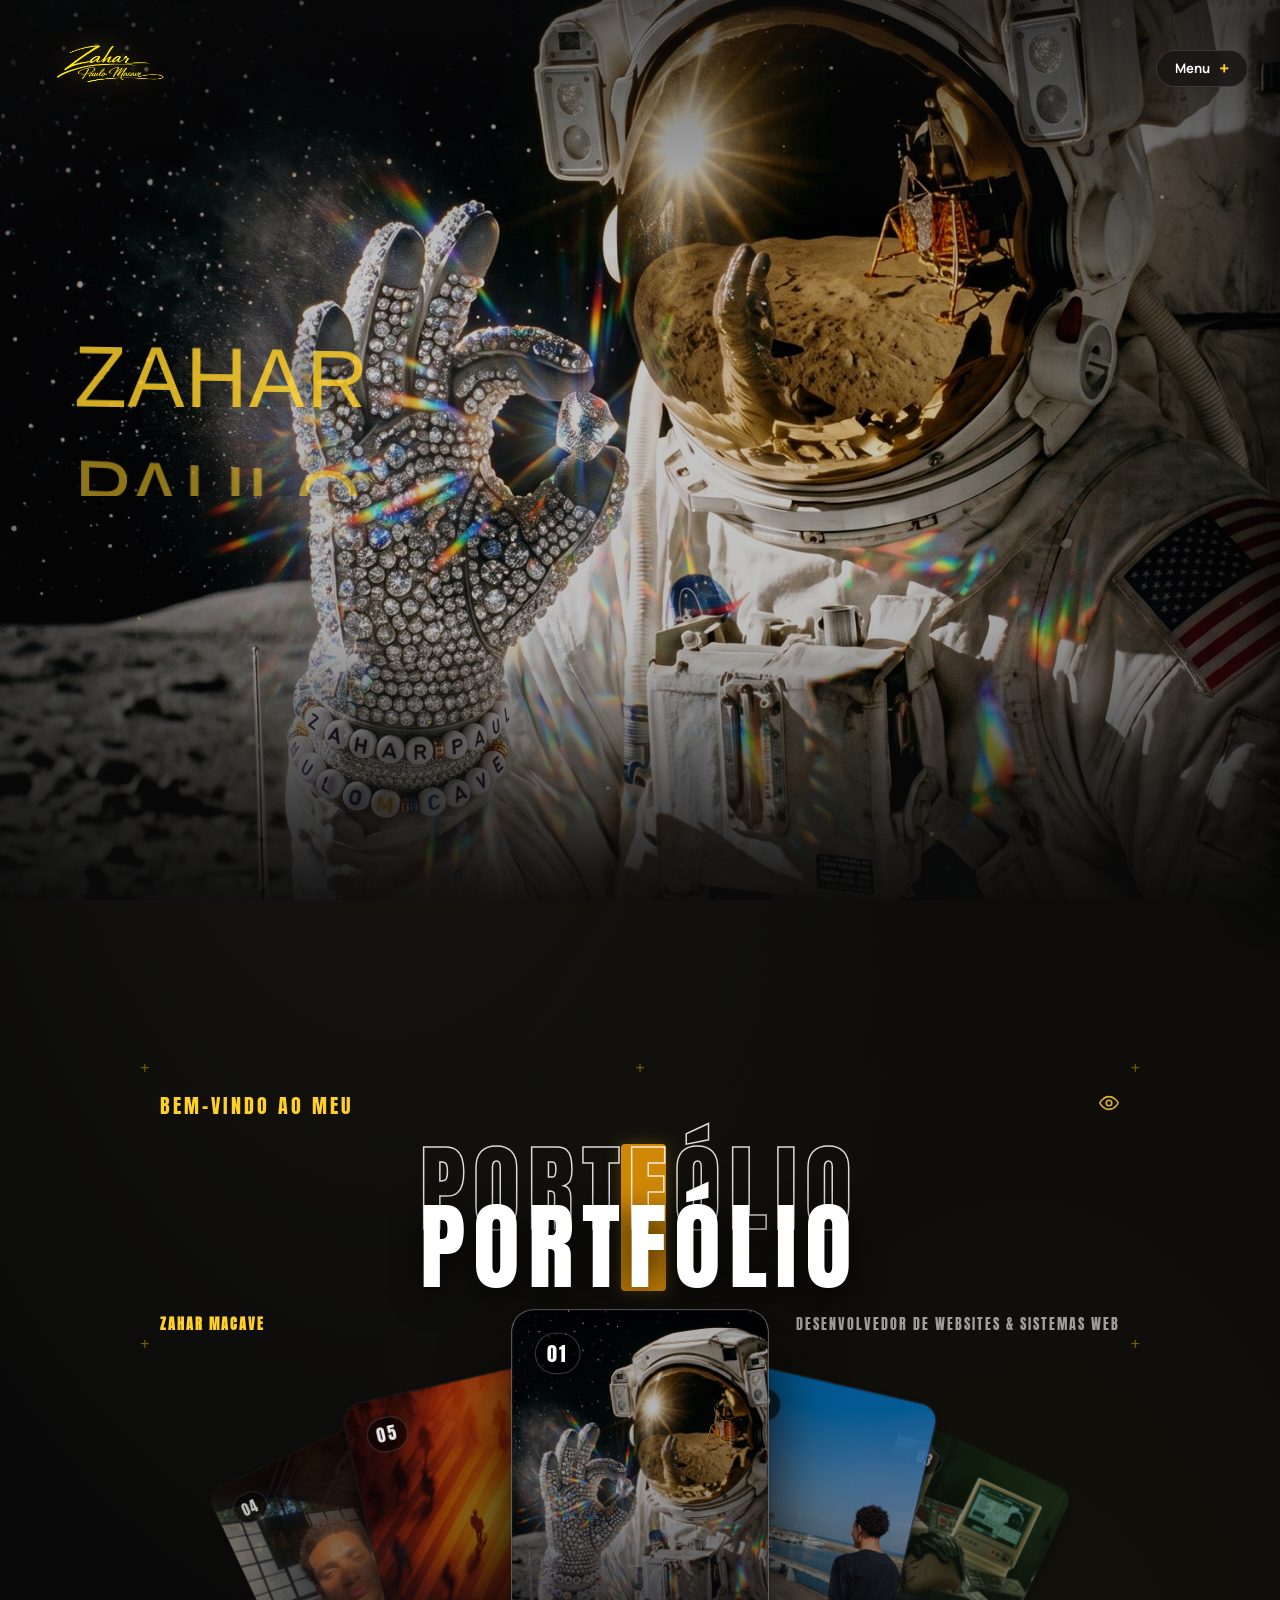
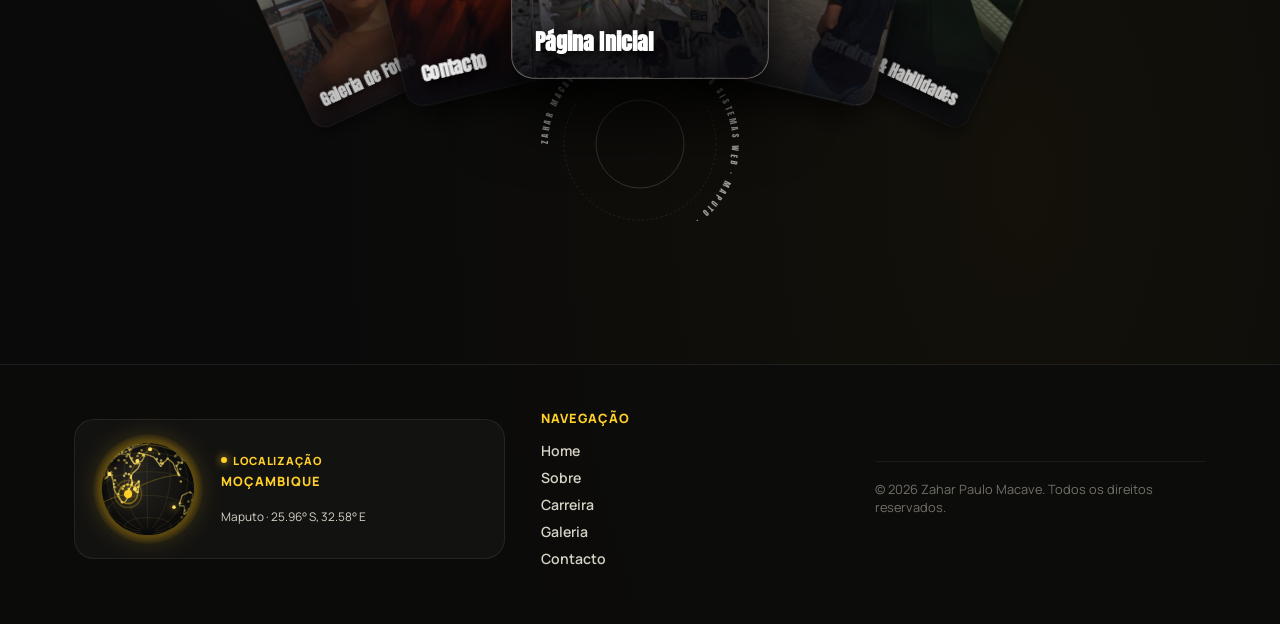
<file: index.html>
<!DOCTYPE html>
<html lang="pt-PT">
<head>
  <meta charset="UTF-8">
  <meta name="viewport" content="width=device-width, initial-scale=1.0">
  <title data-i18n-title="page.title.home">Zahar Paulo Macave</title>
  <meta name="description" content="Portfólio de Zahar Paulo Macave — Desenvolvedor Web.">
  <meta property="og:title" content="Zahar Paulo Macave — Desenvolvedor Web">
  <meta property="og:description" content="Portfólio de Zahar Paulo Macave — Desenvolvedor Web.">
  
  <!-- Favicons -->
  <link rel="icon" type="image/x-icon" href="favicon.ico">
  <link rel="icon" type="image/png" sizes="192x192" href="assets/signature/favicon_io/android-chrome-192x192.png">
  <link rel="icon" type="image/png" sizes="512x512" href="assets/signature/favicon_io/android-chrome-512x512.png">
  <link rel="icon" type="image/png" sizes="32x32" href="assets/signature/favicon_io/favicon-32x32.png">
  <link rel="icon" type="image/png" sizes="16x16" href="assets/signature/favicon_io/favicon-16x16.png">
  <link rel="apple-touch-icon" sizes="180x180" href="assets/signature/favicon_io/apple-touch-icon.png">
  <link rel="manifest" href="assets/signature/favicon_io/site.webmanifest">

  <!-- Google Fonts -->
  <link rel="preconnect" href="https://fonts.googleapis.com">
  <link rel="preconnect" href="https://fonts.gstatic.com" crossorigin>
  <link href="https://fonts.googleapis.com/css2?family=Anton&family=Fraunces:ital,opsz,wght@0,9..144,400;0,9..144,500;0,9..144,600;0,9..144,700;1,9..144,500&family=Manrope:wght@400;500;600;700;800&display=swap" rel="stylesheet">
  <link rel="stylesheet" href="assets/css/style.css">
</head>
<body>

  <!-- LOADING SCREEN -->
  <div id="loader">
    <div class="loader-mark" id="loaderMark">
      <img src="assets/signature/ChatGPT Image May 13, 2026, 08_46_43 PM.png" alt="Zahar Paulo Macave">
    </div>
    <div class="loader-bar-track"><div class="loader-bar-fill" id="loaderFill"></div></div>
    <div class="loader-caption" data-i18n="home.loader_caption">Quem anda com sabios, será sabio</div>
  </div>

  <div id="site">
    <header class="site-header">
      <div class="wrap nav-inner">
        <a href="index.html" class="logo" data-page="home">
          <img src="assets/signature/ChatGPT Image May 13, 2026, 08_46_43 PM.png" alt="Zahar Paulo Macave">
        </a>
        <button class="menu-btn" id="menuBtn" aria-label="Abrir menu" aria-expanded="false" aria-controls="menuPanel">
          <span data-i18n="nav.menu">Menu</span> <span class="menu-btn-plus">+</span>
        </button>
      </div>
    </header>

    <div class="menu-backdrop" id="menuBackdrop"></div>
    <div class="menu-panel" id="menuPanel">
      <div class="menu-panel-top">
        <button class="menu-close" id="menuCloseBtn" aria-label="Fechar menu">
          <span data-i18n="nav.close">Fechar</span> <span class="menu-close-x">✕</span>
        </button>
      </div>
      <nav class="menu-panel-links">
        <a href="index.html" data-page="home"><span data-i18n="nav.home">Home</span><sup>01</sup></a>
        <a href="about.html" data-page="sobre"><span data-i18n="nav.about">Sobre</span><sup>02</sup></a>
        <a href="skills.html" data-page="carreira"><span data-i18n="nav.career">Carreira</span><sup>03</sup></a>
        <a href="galeria.html" data-page="galeria"><span data-i18n="nav.gallery">Galeria</span><sup>04</sup></a>
        <a href="contacto.html" data-page="contacto"><span data-i18n="nav.contact">Contacto</span><sup>05</sup></a>
      </nav>
      <div class="menu-panel-lang">
        <span data-i18n="lang.label">Idioma</span>
        <div class="lang-toggle">
          <button class="lang-opt active" data-lang="pt">PT</button>
          <span>/</span>
          <button class="lang-opt" data-lang="en">EN</button>
        </div>
      </div>
    </div>

    <main class="wrap">
      <!-- HOME HERO -->
      <section class="page active" id="page-home">
        <div class="home-hero">
          <div class="home-hero-bg">
            <div class="home-bg-img" style="background-image: url('assets/imgs/pessoais/u4vl2.jpg');"></div>
            <canvas id="spaceParticles" class="home-space-canvas"></canvas>
            <div class="home-bg-overlay"></div>
          </div>
          <div class="wrap home-hero-inner">
            <div class="home-name">
              <div class="name-line-wrap"><span class="home-name-line">Zahar</span></div>
              <div class="name-line-wrap"><span class="home-name-line">Paulo</span></div>
              <div class="name-line-wrap"><span class="home-name-line">Macave</span></div>
              <div class="home-tag">
                <span class="tag-pill" data-i18n="home.tagline">Prince</span>
                <span class="tag-pill" data-i18n="home.location">Maputo, Moçambique</span>
              </div>
            </div>
          </div>
        </div>
      </section>

      <!-- SEGUNDA SECÇÃO: FAN ARC 3D CAROUSEL (INSPIRADO NO LAYOUT PORTFOLIO) -->
      <section class="fan-carousel-section" id="pages-section">
        <div class="wrap fan-carousel-wrapper">
          
          <!-- HEADER GRÁFICO EDITORIAL -->
          <div class="fan-header-grid">
            <!-- Marcadores Crosshair (+) -->
            <span class="fan-cross cross-tl">+</span>
            <span class="fan-cross cross-tc">+</span>
            <span class="fan-cross cross-tr">+</span>
            <span class="fan-cross cross-bl">+</span>
            <span class="fan-cross cross-bc">+</span>
            <span class="fan-cross cross-br">+</span>

            <div class="fan-header-top">
              <div class="fan-welcome" data-i18n="carousel.welcome">BEM-VINDO AO MEU</div>
              <div class="fan-icon-eye" aria-hidden="true">
                <svg viewBox="0 0 24 24" width="22" height="22" fill="none" stroke="currentColor" stroke-width="1.8">
                  <path d="M2 12s3.5-7 10-7 10 7 10 7-3.5 7-10 7-10-7-10-7z"/>
                  <circle cx="12" cy="12" r="3"/>
                </svg>
              </div>
            </div>

            <!-- TÍTULO TIPOGRÁFICO SOBREPOSTO PORTFOLIO COM BARRA DE DESTAQUE -->
            <div class="fan-title-container">
              <div class="fan-accent-bar"></div>
              <div class="fan-title-stack">
                <span class="fan-title-outline" data-i18n="carousel.portfolio">PORTFÓLIO</span>
                <span class="fan-title-solid" data-i18n="carousel.portfolio">PORTFÓLIO</span>
              </div>
            </div>

            <div class="fan-header-bottom">
              <span class="fan-author">ZAHAR MACAVE</span>
              <span class="fan-role" data-i18n="carousel.role">DESENVOLVEDOR DE WEBSITES &amp; SISTEMAS WEB</span>
            </div>
          </div>

          <!-- PALCO DO BARALHO 3D EM LEQUE -->
          <div class="fan-deck-stage" id="fanDeckStage">
            <div class="fan-deck-cards" id="fanDeckCards">
              
              <!-- Card 0: Página Inicial -->
              <div class="fan-card" data-index="0" data-page="home">
                <div class="fan-card-inner">
                  <div class="fan-card-media" style="background-image: url('assets/imgs/pessoais/u4vl2.jpg');"></div>
                  <div class="fan-card-overlay">
                    <span class="fan-card-num">01</span>
                    <h3 class="fan-card-title" data-i18n="carousel.card1">Página Inicial</h3>
                  </div>
                </div>
              </div>

              <!-- Card 1: Sobre Mim -->
              <div class="fan-card" data-index="1" data-page="sobre">
                <div class="fan-card-inner">
                  <div class="fan-card-media" style="background-image: url('assets/imgs/pessoais/0120.jpeg');"></div>
                  <div class="fan-card-overlay">
                    <span class="fan-card-num">02</span>
                    <h3 class="fan-card-title" data-i18n="carousel.card2">Sobre Mim</h3>
                  </div>
                </div>
              </div>

              <!-- Card 2: Carreiras & Habilidades -->
              <div class="fan-card" data-index="2" data-page="carreira">
                <div class="fan-card-inner">
                  <div class="fan-card-media" style="background-image: url('assets/imgs/background/Lego The Matrix.jpg');"></div>
                  <div class="fan-card-overlay">
                    <span class="fan-card-num">03</span>
                    <h3 class="fan-card-title" data-i18n="carousel.card3">Carreiras &amp; Habilidades</h3>
                  </div>
                </div>
              </div>

              <!-- Card 3: Galeria de Fotos -->
              <div class="fan-card" data-index="3" data-page="galeria">
                <div class="fan-card-inner">
                  <div class="fan-card-media" style="background-image: url('assets/imgs/pessoais/0121.jpeg');"></div>
                  <div class="fan-card-overlay">
                    <span class="fan-card-num">04</span>
                    <h3 class="fan-card-title" data-i18n="carousel.card4">Galeria de Fotos</h3>
                  </div>
                </div>
              </div>

              <!-- Card 4: Contacto -->
              <div class="fan-card" data-index="4" data-page="contacto">
                <div class="fan-card-inner">
                  <div class="fan-card-media" style="background-image: url('assets/imgs/background/344455071523983609.jpg');"></div>
                  <div class="fan-card-overlay">
                    <span class="fan-card-num">05</span>
                    <h3 class="fan-card-title" data-i18n="carousel.card5">Contacto</h3>
                  </div>
                </div>
              </div>

            </div>

            <!-- DISCO GIRATÓRIO EMBAIXO DAS CARTAS -->
            <div class="fan-dial-wrapper">
              <div class="fan-dial-pointer">
                <span class="dial-arrow">▲</span>
                <span class="dial-label">ME</span>
              </div>
              <div class="fan-dial-disc" id="fanDialDisc">
                <svg viewBox="0 0 300 300" width="300" height="300">
                  <path id="dialPath" d="M 150, 150 m -115, 0 a 115,115 0 1,1 230,0 a 115,115 0 1,1 -230,0" fill="none"/>
                  <text class="dial-svg-text">
                    <textPath href="#dialPath" startOffset="0%" data-i18n="carousel.dial_text">
                      ZAHAR MACAVE · PORTFÓLIO · WEBSITES &amp; SISTEMAS WEB · MAPUTO ·
                    </textPath>
                  </text>
                  <circle cx="150" cy="150" r="95" fill="none" stroke="rgba(255, 255, 255, 0.15)" stroke-width="1" stroke-dasharray="3,3"/>
                  <circle cx="150" cy="150" r="55" fill="none" stroke="rgba(255, 255, 255, 0.25)" stroke-width="1"/>
                </svg>
              </div>
            </div>

          </div>

        </div>
      </section>
    </main>

    <footer class="site-footer">
      <div class="wrap">
        <div class="footer-top">
          <!-- Coluna 1: Globo Terrestre Interativo apontando para Moçambique / África -->
          <div class="footer-col">
            <div class="globe-card">
              <div class="globe-canvas-wrap">
                <canvas id="footerGlobe" width="110" height="110"></canvas>
              </div>
              <div class="globe-details">
                <span class="globe-tag">Localização</span>
                <h4 class="globe-country">Moçambique</h4>
                <span class="globe-geo">Maputo · 25.96° S, 32.58° E</span>
              </div>
            </div>
          </div>

          <!-- Coluna 2: Navegação -->
          <div class="footer-col">
            <h4 data-i18n="footer.nav.title">Navegação</h4>
            <div class="footer-links">
              <a href="index.html" data-i18n="nav.home">Home</a>
              <a href="about.html" data-i18n="nav.about">Sobre</a>
              <a href="skills.html" data-i18n="nav.career">Carreira</a>
              <a href="galeria.html" data-i18n="nav.gallery">Galeria</a>
              <a href="contacto.html" data-i18n="nav.contact">Contacto</a>
            </div>
          </div>

          

        <div class="footer-bottom">
          <p>© <span id="year"></span> Zahar Paulo Macave. <span data-i18n="footer.rights">Todos os direitos reservados.</span></p>
        </div>
      </div>
    </footer>
  </div>

  <script src="https://cdnjs.cloudflare.com/ajax/libs/gsap/3.12.5/gsap.min.js"></script>
  <script src="assets/js/index.js"></script>
</body>
</html>
</file>
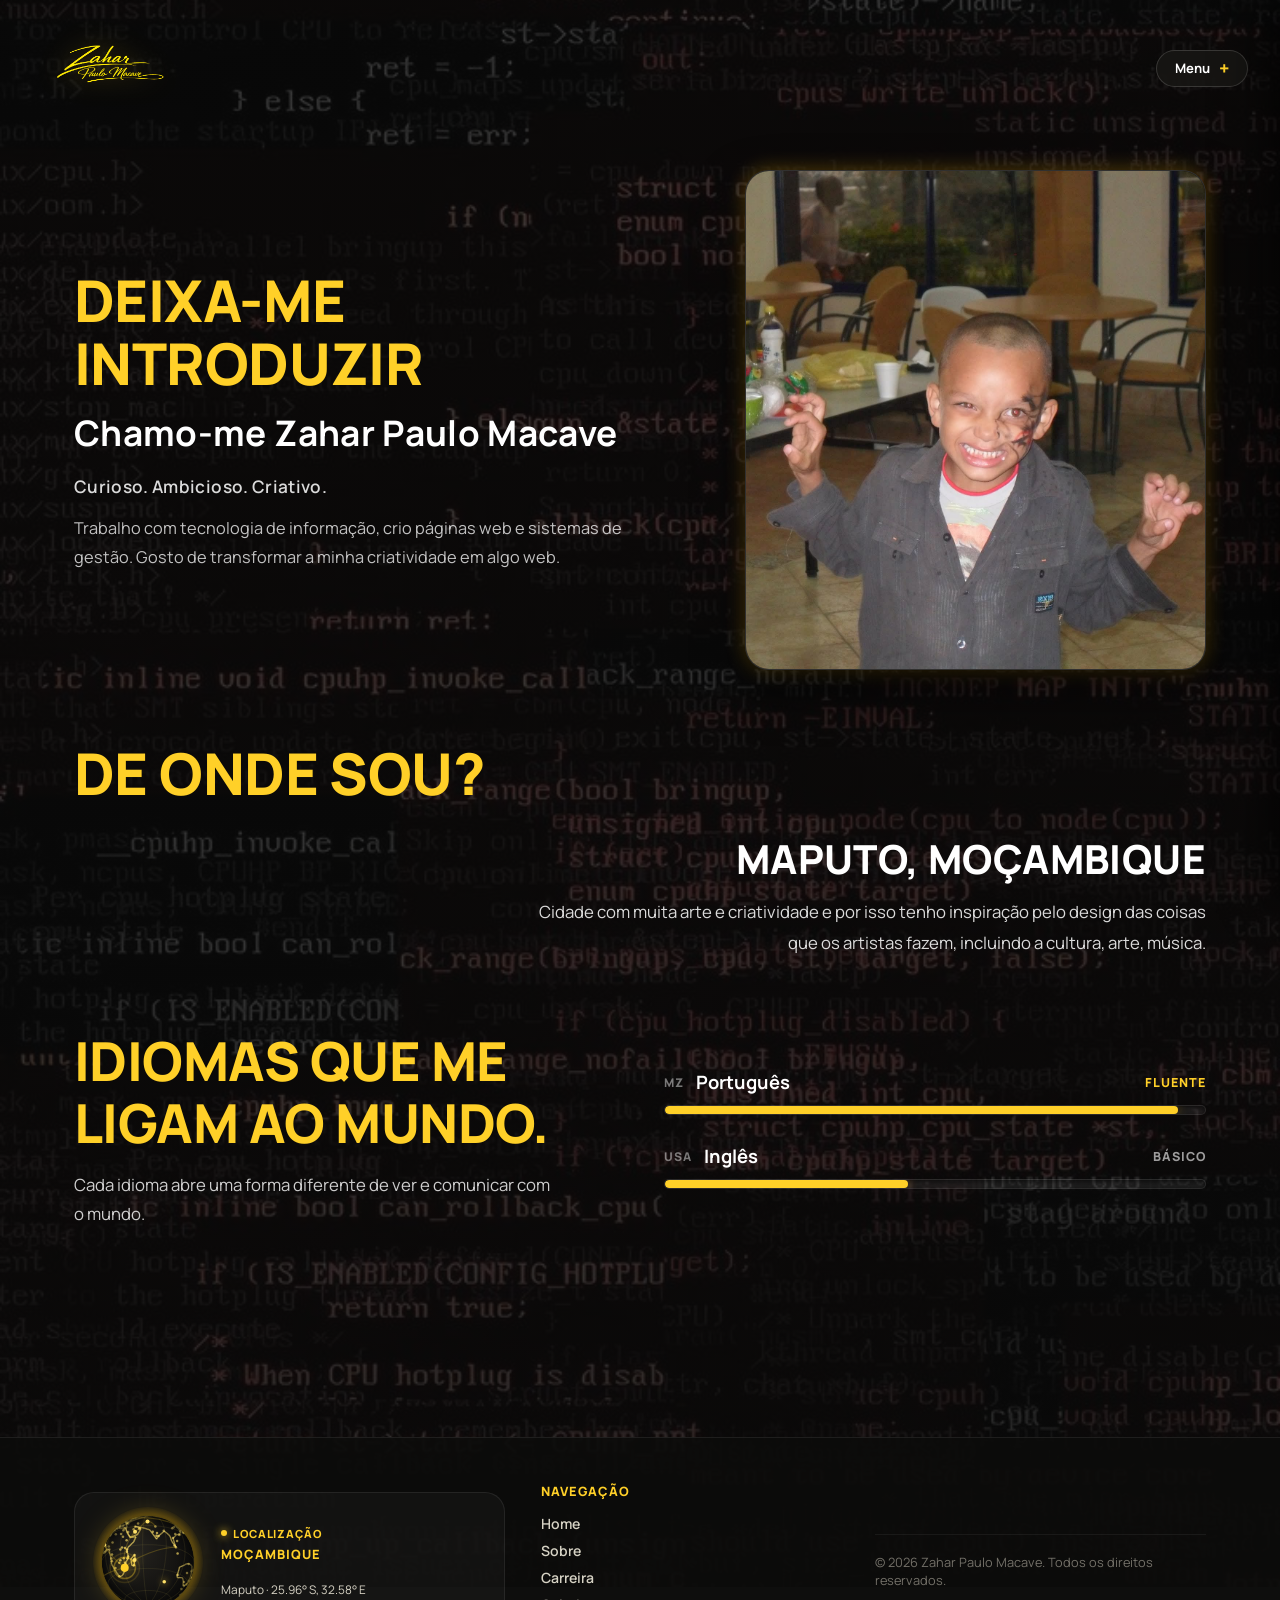
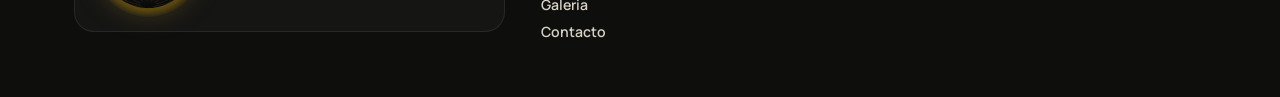
<file: about.html>
<!DOCTYPE html>
<html lang="pt-PT">

<head>
  <meta charset="UTF-8">
  <meta name="viewport" content="width=device-width, initial-scale=1.0">
  <title data-i18n-title="page.title.about">SOBRE MIM</title>
  <meta name="description"
    content="Conheça a história, mentalidade, valores e paixões de Zahar Paulo Macave além do código.">

  <!-- Favicons -->
  <link rel="icon" type="image/x-icon" href="favicon.ico">
  <link rel="icon" type="image/png" sizes="192x192" href="assets/signature/favicon_io/android-chrome-192x192.png">
  <link rel="icon" type="image/png" sizes="512x512" href="assets/signature/favicon_io/android-chrome-512x512.png">
  <link rel="icon" type="image/png" sizes="32x32" href="assets/signature/favicon_io/favicon-32x32.png">
  <link rel="icon" type="image/png" sizes="16x16" href="assets/signature/favicon_io/favicon-16x16.png">
  <link rel="apple-touch-icon" sizes="180x180" href="assets/signature/favicon_io/apple-touch-icon.png">
  <link rel="manifest" href="assets/signature/favicon_io/site.webmanifest">

  <!-- Google Fonts -->
  <link rel="preconnect" href="https://fonts.googleapis.com">
  <link rel="preconnect" href="https://fonts.gstatic.com" crossorigin>
  <link
    href="https://fonts.googleapis.com/css2?family=Anton&family=Fraunces:ital,opsz,wght@0,9..144,400;0,9..144,500;0,9..144,600;0,9..144,700;1,9..144,500&family=Manrope:wght@400;500;600;700;800&display=swap"
    rel="stylesheet">
  <link rel="stylesheet" href="assets/css/style.css">
</head>

<body class="page-about">
  <div id="site">
    <header class="site-header">
      <div class="wrap nav-inner">
        <a href="index.html" class="logo" data-page="home">
          <img src="assets/signature/ChatGPT Image May 13, 2026, 08_46_43 PM.png" alt="Zahar Paulo Macave">
        </a>
        <button class="menu-btn" id="menuBtn" aria-label="Abrir menu" aria-expanded="false" aria-controls="menuPanel">
          <span data-i18n="nav.menu">Menu</span> <span class="menu-btn-plus">+</span>
        </button>
      </div>
    </header>

    <div class="menu-backdrop" id="menuBackdrop"></div>
    <div class="menu-panel" id="menuPanel">
      <div class="menu-panel-top">
        <button class="menu-close" id="menuCloseBtn" aria-label="Fechar menu">
          <span data-i18n="nav.close">Fechar</span> <span class="menu-close-x">✕</span>
        </button>
      </div>
      <nav class="menu-panel-links">
        <a href="index.html" data-page="home"><span data-i18n="nav.home">Home</span><sup>01</sup></a>
        <a href="about.html" data-page="sobre"><span data-i18n="nav.about">Sobre</span><sup>02</sup></a>
        <a href="skills.html" data-page="carreira"><span data-i18n="nav.career">Carreira</span><sup>03</sup></a>
        <a href="galeria.html" data-page="galeria"><span data-i18n="nav.gallery">Galeria</span><sup>04</sup></a>
        <a href="contacto.html" data-page="contacto"><span data-i18n="nav.contact">Contacto</span><sup>05</sup></a>
      </nav>
      <div class="menu-panel-lang">
        <span data-i18n="lang.label">Idioma</span>
        <div class="lang-toggle">
          <button class="lang-opt active" data-lang="pt">PT</button>
          <span>/</span>
          <button class="lang-opt" data-lang="en">EN</button>
        </div>
      </div>
    </div>

    <main class="wrap">
      <section class="page active" id="page-sobre">
        <div class="section-tight">

          <!-- SEÇÃO 1: DEIXA-ME INTRODUZIR (ESTRUTURA SPLIT TEXTO + SLIDER DE IMAGEM) -->
          <div class="about-section who-section" style="margin-bottom: 72px;">
            <div class="who-split-layout">
              <!-- COLUNA DA ESQUERDA: TEXTO -->
              <div class="who-text-col">
                <h1 class="who-main-title" data-i18n="about.who.title">DEIXA-ME INTRODUZIR</h1>
                <h2 class="who-name-heading" data-i18n="about.who.name">Chamo-me Zahar Paulo Macave</h2>
                <p class="who-traits-line" data-i18n="about.who.traits">Curioso. Ambicioso. Criativo.</p>
                <p class="who-desc-text" data-i18n="about.who.desc">
                  Trabalho com tecnologia de informação, crio páginas web e sistemas de gestão. Gosto de transformar a minha criatividade em algo web.
                </p>
              </div>

              <!-- COLUNA DA DIREITA: SLIDER DE FOTOS -->
              <div class="who-photo-slider" id="whoPhotoSlider">
                <div class="who-slider-track" id="whoSliderTrack">
                  <div class="who-slide active">
                    <img src="assets/imgs/pessoais/0122.jpeg" alt="Zahar Paulo Macave 1" loading="lazy" decoding="async">
                  </div>
                  <div class="who-slide">
                    <img src="assets/imgs/pessoais/0123.jpeg" alt="Zahar Paulo Macave 2" loading="lazy" decoding="async">
                  </div>
                  <div class="who-slide">
                    <img src="assets/imgs/pessoais/0121.jpeg" alt="Zahar Paulo Macave 3" loading="lazy" decoding="async">
                  </div>
                </div>
              </div>
            </div>
          </div>

          <!-- SEÇÃO 2: DE ONDE SOU? (ESTRUTURA REFERÊNCIA) -->
          <div class="about-section where-section" style="margin-bottom: 72px;">
            <!-- TÍTULO PRINCIPAL -->
            <h1 class="where-main-title" data-i18n="about.where.title">DE ONDE SOU?</h1>

            <!-- BLOCO ALINHADO À DIREITA COM O NOME DA CIDADE E O TEXTO -->
            <div class="where-content-right">
              <h2 class="where-city-heading" data-i18n="about.where.location">MAPUTO, MOÇAMBIQUE</h2>
              <p class="where-desc-text" data-i18n="about.where.desc">
                Cidade com muita arte e criatividade e por isso tenho inspiração pelo design das coisas que os artistas fazem, incluindo a cultura, arte, música.
              </p>
            </div>
          </div>

          <!-- SEÇÃO 3: IDIOMAS QUE ME LIGAM AO MUNDO (ESTRUTURA REFERÊNCIA) -->
          <div class="about-section lang-section-split" style="margin-bottom: 48px;">
            <div class="lang-split-layout">
              <!-- COLUNA ESQUERDA: TÍTULO & SUBTÍTULO -->
              <div class="lang-text-col">
                <h1 class="lang-main-title" data-i18n="about.lang.title">IDIOMAS QUE ME LIGAM AO MUNDO.</h1>
                <p class="lang-desc-text" data-i18n="about.lang.desc">
                  Cada idioma abre uma forma diferente de ver e comunicar com o mundo.
                </p>
              </div>

              <!-- COLUNA DIREITA: LISTA DE IDIOMAS COM MOTION BARS -->
              <div class="lang-list-col">
                <!-- Item 1: Português -->
                <div class="lang-item-row">
                  <div class="lang-item-header">
                    <div class="lang-item-name-group">
                      <span class="lang-code-tag">MZ</span>
                      <span class="lang-item-name" data-i18n="about.lang.pt.name">Português</span>
                    </div>
                    <span class="lang-item-level native" data-i18n="about.lang.pt.level">FLUENTE</span>
                  </div>
                  <div class="lang-motion-container">
                    <div class="lang-motion-bar bar-pt"></div>
                  </div>
                </div>

                <!-- Item 2: Inglês -->
                <div class="lang-item-row">
                  <div class="lang-item-header">
                    <div class="lang-item-name-group">
                      <span class="lang-code-tag">USA</span>
                      <span class="lang-item-name" data-i18n="about.lang.en.name">Inglês</span>
                    </div>
                    <span class="lang-item-level basic" data-i18n="about.lang.en.level">BÁSICO</span>
                  </div>
                  <div class="lang-motion-container">
                    <div class="lang-motion-bar bar-en"></div>
                  </div>
                </div>
              </div>
            </div>
          </div>

        </div>
      </section>
    </main>

    <footer class="site-footer">
      <div class="wrap">
        <div class="footer-top">
          <!-- Coluna 1: Globo Terrestre Interativo apontando para Moçambique / África -->
          <div class="footer-col">
            <div class="globe-card">
              <div class="globe-canvas-wrap">
                <canvas id="footerGlobe" width="110" height="110"></canvas>
              </div>
              <div class="globe-details">
                <span class="globe-tag">Localização</span>
                <h4 class="globe-country">Moçambique</h4>
                <span class="globe-geo">Maputo · 25.96° S, 32.58° E</span>
              </div>
            </div>
          </div>

          <!-- Coluna 2: Navegação -->
          <div class="footer-col">
            <h4 data-i18n="footer.nav.title">Navegação</h4>
            <div class="footer-links">
              <a href="index.html" data-i18n="nav.home">Home</a>
              <a href="about.html" data-i18n="nav.about">Sobre</a>
              <a href="skills.html" data-i18n="nav.career">Carreira</a>
              <a href="galeria.html" data-i18n="nav.gallery">Galeria</a>
              <a href="contacto.html" data-i18n="nav.contact">Contacto</a>
            </div>
          </div>

          <!-- Coluna 3: Contacto & Info -->


          <div class="footer-bottom">
            <p>© <span id="year"></span> Zahar Paulo Macave. <span data-i18n="footer.rights">Todos os direitos
                reservados.</span></p>
          </div>
        </div>
    </footer>
  </div>

  <script src="assets/js/index.js" defer></script>
</body>

</html>
</file>
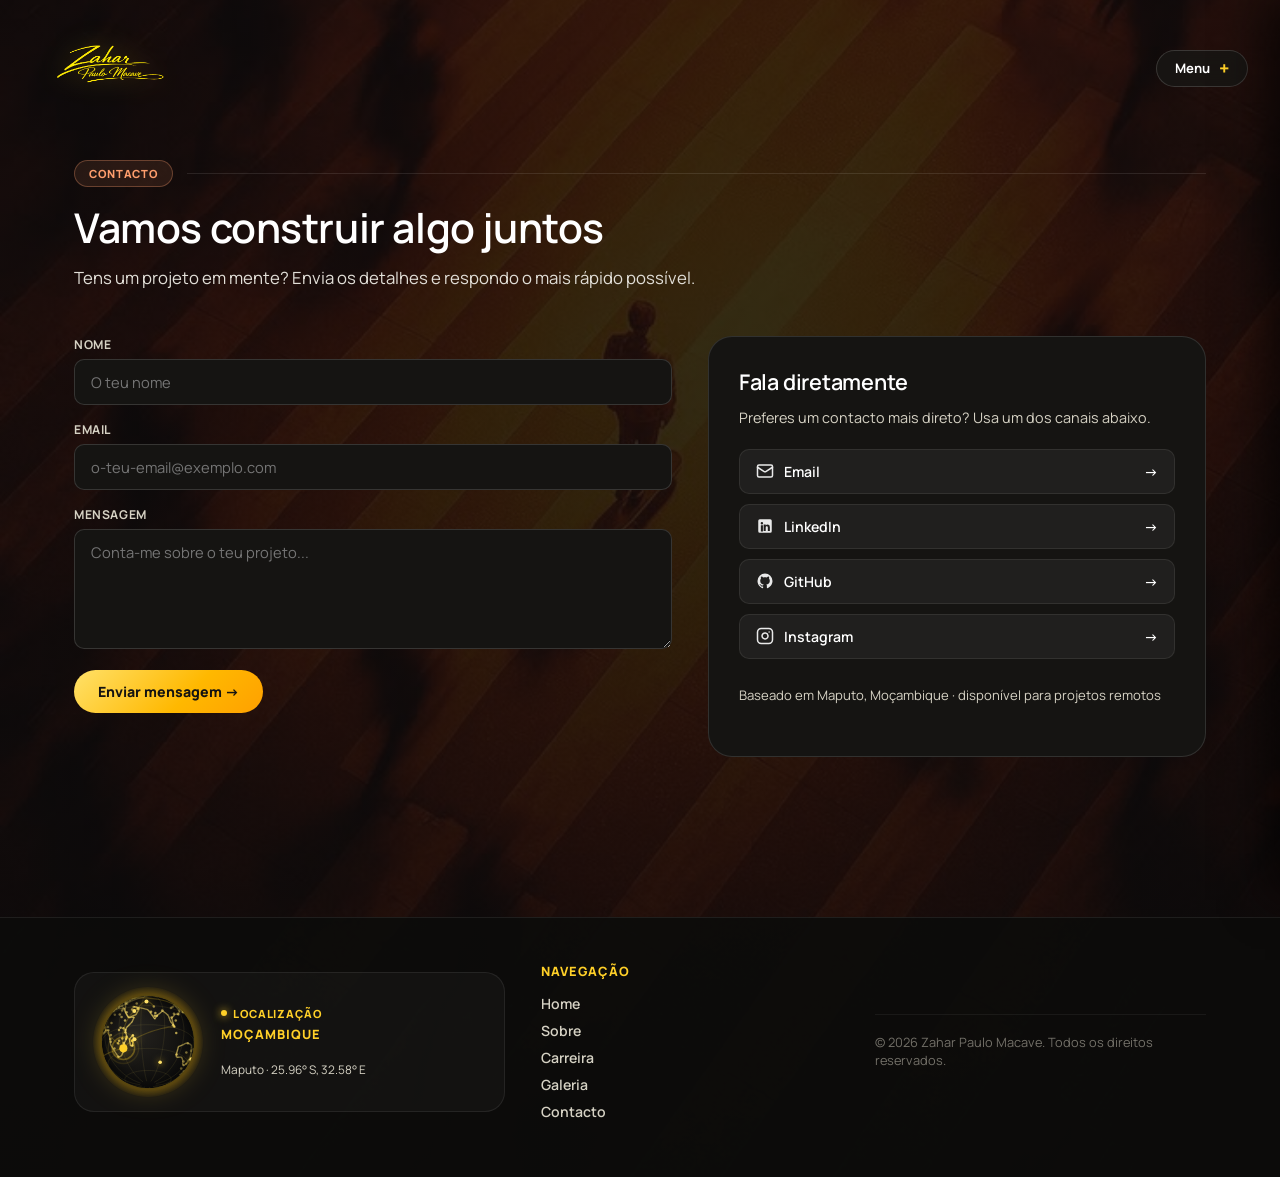
<file: contacto.html>
<!DOCTYPE html>
<html lang="pt-PT">
<head>
  <meta charset="UTF-8">
  <meta name="viewport" content="width=device-width, initial-scale=1.0">
  <title data-i18n-title="page.title.contact">Contacto — Zahar Paulo Macave</title>
  <meta name="description" content="Entre em contacto com Zahar Paulo Macave para projetos de desenvolvimento web e aplicações digitais.">

  <!-- Favicons -->
  <link rel="icon" type="image/x-icon" href="favicon.ico">
  <link rel="icon" type="image/png" sizes="192x192" href="assets/signature/favicon_io/android-chrome-192x192.png">
  <link rel="icon" type="image/png" sizes="512x512" href="assets/signature/favicon_io/android-chrome-512x512.png">
  <link rel="icon" type="image/png" sizes="32x32" href="assets/signature/favicon_io/favicon-32x32.png">
  <link rel="icon" type="image/png" sizes="16x16" href="assets/signature/favicon_io/favicon-16x16.png">
  <link rel="apple-touch-icon" sizes="180x180" href="assets/signature/favicon_io/apple-touch-icon.png">
  <link rel="manifest" href="assets/signature/favicon_io/site.webmanifest">

  <!-- Google Fonts -->
  <link rel="preconnect" href="https://fonts.googleapis.com">
  <link rel="preconnect" href="https://fonts.gstatic.com" crossorigin>
  <link href="https://fonts.googleapis.com/css2?family=Anton&family=Fraunces:ital,opsz,wght@0,9..144,400;0,9..144,500;0,9..144,600;0,9..144,700;1,9..144,500&family=Manrope:wght@400;500;600;700;800&display=swap" rel="stylesheet">
  <link rel="stylesheet" href="assets/css/style.css">
</head>
<body class="page-contact">
  <div id="site">
    <header class="site-header">
      <div class="wrap nav-inner">
        <a href="index.html" class="logo" data-page="home">
          <img src="assets/signature/ChatGPT Image May 13, 2026, 08_46_43 PM.png" alt="Zahar Paulo Macave">
        </a>
        <button class="menu-btn" id="menuBtn" aria-label="Abrir menu" aria-expanded="false" aria-controls="menuPanel">
          <span data-i18n="nav.menu">Menu</span> <span class="menu-btn-plus">+</span>
        </button>
      </div>
    </header>

    <div class="menu-backdrop" id="menuBackdrop"></div>
    <div class="menu-panel" id="menuPanel">
      <div class="menu-panel-top">
        <button class="menu-close" id="menuCloseBtn" aria-label="Fechar menu">
          <span data-i18n="nav.close">Fechar</span> <span class="menu-close-x">✕</span>
        </button>
      </div>
      <nav class="menu-panel-links">
        <a href="index.html" data-page="home"><span data-i18n="nav.home">Home</span><sup>01</sup></a>
        <a href="about.html" data-page="sobre"><span data-i18n="nav.about">Sobre</span><sup>02</sup></a>
        <a href="skills.html" data-page="carreira"><span data-i18n="nav.career">Carreira</span><sup>03</sup></a>
        <a href="galeria.html" data-page="galeria"><span data-i18n="nav.gallery">Galeria</span><sup>04</sup></a>
        <a href="contacto.html" data-page="contacto"><span data-i18n="nav.contact">Contacto</span><sup>05</sup></a>
      </nav>
      <div class="menu-panel-lang">
        <span data-i18n="lang.label">Idioma</span>
        <div class="lang-toggle">
          <button class="lang-opt active" data-lang="pt">PT</button>
          <span>/</span>
          <button class="lang-opt" data-lang="en">EN</button>
        </div>
      </div>
    </div>

    <main class="wrap">
      <!-- CONTACTO -->
      <section class="page active" id="page-contacto">
        <div class="section-tight">
          <div class="eyebrow-row">
            <span class="chip coral" data-i18n="contact.chip">Contacto</span>
            <div class="rule"></div>
          </div>
          <h2 class="section-title" data-i18n="contact.title">Vamos construir algo juntos</h2>
          <p class="section-lede" style="margin-bottom:44px;" data-i18n="contact.lede">Tens um projeto em mente? Envia os detalhes e respondo o mais rápido possível.</p>

          <div class="contact-grid">
            <form class="contact-form" id="contactForm">
              <div class="field">
                <label for="fname" data-i18n="contact.form.name">Nome</label>
                <input id="fname" type="text" placeholder="O teu nome" data-i18n-placeholder="contact.form.name_placeholder" required>
              </div>
              <div class="field">
                <label for="femail" data-i18n="contact.form.email">Email</label>
                <input id="femail" type="email" placeholder="o-teu-email@exemplo.com" data-i18n-placeholder="contact.form.email_placeholder" required>
              </div>
              <div class="field">
                <label for="fmsg" data-i18n="contact.form.msg">Mensagem</label>
                <textarea id="fmsg" placeholder="Conta-me sobre o teu projeto..." data-i18n-placeholder="contact.form.msg_placeholder" required></textarea>
              </div>
              <button class="btn btn-primary" type="submit" id="sendBtn" data-i18n="contact.form.submit">Enviar mensagem →</button>
            </form>

            <div class="contact-info-card">
              <div>
                <h3 data-i18n="contact.direct.title">Fala diretamente</h3>
                <p data-i18n="contact.direct.desc">Preferes um contacto mais direto? Usa um dos canais abaixo.</p>
                <div class="contact-links">
                  <a href="mailto:zaharcave@gmail.com">
                    <span class="contact-link-left">
                      <svg width="18" height="18" viewBox="0 0 24 24" fill="none" stroke="currentColor" stroke-width="2" stroke-linecap="round" stroke-linejoin="round"><rect width="20" height="16" x="2" y="4" rx="2"/><path d="m22 7-8.97 5.7a1.94 1.94 0 0 1-2.06 0L2 7"/></svg>
                      <span>Email</span>
                    </span>
                    <span class="contact-link-arrow">→</span>
                  </a>
                  <a href="https://www.linkedin.com/in/zahar-paulo-macave-577042334/" target="_blank" rel="noopener noreferrer">
                    <span class="contact-link-left">
                      <svg width="18" height="18" viewBox="0 0 24 24" fill="currentColor"><path d="M19 3a2 2 0 0 1 2 2v14a2 2 0 0 1-2 2H5a2 2 0 0 1-2-2V5a2 2 0 0 1 2-2h14m-.5 15.5v-5.3a3.26 3.26 0 0 0-3.26-3.26c-.85 0-1.84.52-2.28 1.3v-1.11h-2.79v8.37h2.79v-4.93c0-.77.62-1.4 1.39-1.4a1.4 1.4 0 0 1 1.4 1.4v4.93h2.75M6.46 10.9v8.37H9.25V10.9H6.46M7.86 6.72a1.63 1.63 0 1 0 0 3.26 1.63 1.63 0 0 0 0-3.26Z"/></svg>
                      <span>LinkedIn</span>
                    </span>
                    <span class="contact-link-arrow">→</span>
                  </a>
                  <a href="https://github.com/ZaharMacave" target="_blank" rel="noopener noreferrer">
                    <span class="contact-link-left">
                      <svg width="18" height="18" viewBox="0 0 24 24" fill="currentColor"><path d="M12 2A10 10 0 0 0 2 12c0 4.42 2.87 8.17 6.84 9.5.5.08.66-.23.66-.5v-1.69c-2.77.6-3.36-1.34-3.36-1.34-.46-1.16-1.11-1.47-1.11-1.47-.91-.62.07-.6.07-.6 1 .07 1.53 1.03 1.53 1.03.87 1.52 2.34 1.07 2.91.83.1-.65.35-1.09.63-1.34-2.22-.25-4.55-1.11-4.55-4.92 0-1.11.38-2 1.03-2.71-.1-.25-.45-1.29.1-2.64 0 0 .84-.27 2.75 1.02.79-.22 1.65-.33 2.5-.33.85 0 1.71.11 2.5.33 1.91-1.29 2.75-1.02 2.75-1.02.55 1.35.2 2.39.1 2.64.65.71 1.03 1.6 1.03 2.71 0 3.82-2.34 4.66-4.57 4.91.36.31.69.92.69 1.85V21c0 .27.16.59.67.5C19.14 20.16 22 16.42 22 12A10 10 0 0 0 12 2Z"/></svg>
                      <span>GitHub</span>
                    </span>
                    <span class="contact-link-arrow">→</span>
                  </a>
                  <a href="https://www.instagram.com/paulo_cave_/" target="_blank" rel="noopener noreferrer">
                    <span class="contact-link-left">
                      <svg width="18" height="18" viewBox="0 0 24 24" fill="none" stroke="currentColor" stroke-width="2" stroke-linecap="round" stroke-linejoin="round"><rect width="20" height="20" x="2" y="2" rx="5" ry="5"/><path d="M16 11.37A4 4 0 1 1 12.63 8 4 4 0 0 1 16 11.37z"/><line x1="17.5" x2="17.51" y1="6.5" y2="6.5"/></svg>
                      <span>Instagram</span>
                    </span>
                    <span class="contact-link-arrow">→</span>
                  </a>
                </div>
              </div>
              <p style="margin-top:26px;font-size:.82rem;" data-i18n="contact.direct.location">Baseado em Maputo, Moçambique · disponível para projetos remotos</p>
            </div>
          </div>
        </div>
      </section>
    </main>

    <footer class="site-footer">
      <div class="wrap">
        <div class="footer-top">
          <!-- Coluna 1: Globo Terrestre Interativo apontando para Moçambique / África -->
          <div class="footer-col">
            <div class="globe-card">
              <div class="globe-canvas-wrap">
                <canvas id="footerGlobe" width="110" height="110"></canvas>
              </div>
              <div class="globe-details">
                <span class="globe-tag">Localização</span>
                <h4 class="globe-country">Moçambique</h4>
                <span class="globe-geo">Maputo · 25.96° S, 32.58° E</span>
              </div>
            </div>
          </div>

          <!-- Coluna 2: Navegação -->
          <div class="footer-col">
            <h4 data-i18n="footer.nav.title">Navegação</h4>
            <div class="footer-links">
              <a href="index.html" data-i18n="nav.home">Home</a>
              <a href="about.html" data-i18n="nav.about">Sobre</a>
              <a href="skills.html" data-i18n="nav.career">Carreira</a>
              <a href="galeria.html" data-i18n="nav.gallery">Galeria</a>
              <a href="contacto.html" data-i18n="nav.contact">Contacto</a>
            </div>
          </div>

         
        <div class="footer-bottom">
          <p>© <span id="year"></span> Zahar Paulo Macave. <span data-i18n="footer.rights">Todos os direitos reservados.</span></p>
        </div>
      </div>
    </footer>
  </div>

  <script src="assets/js/index.js" defer></script>
</body>
</html>
</file>
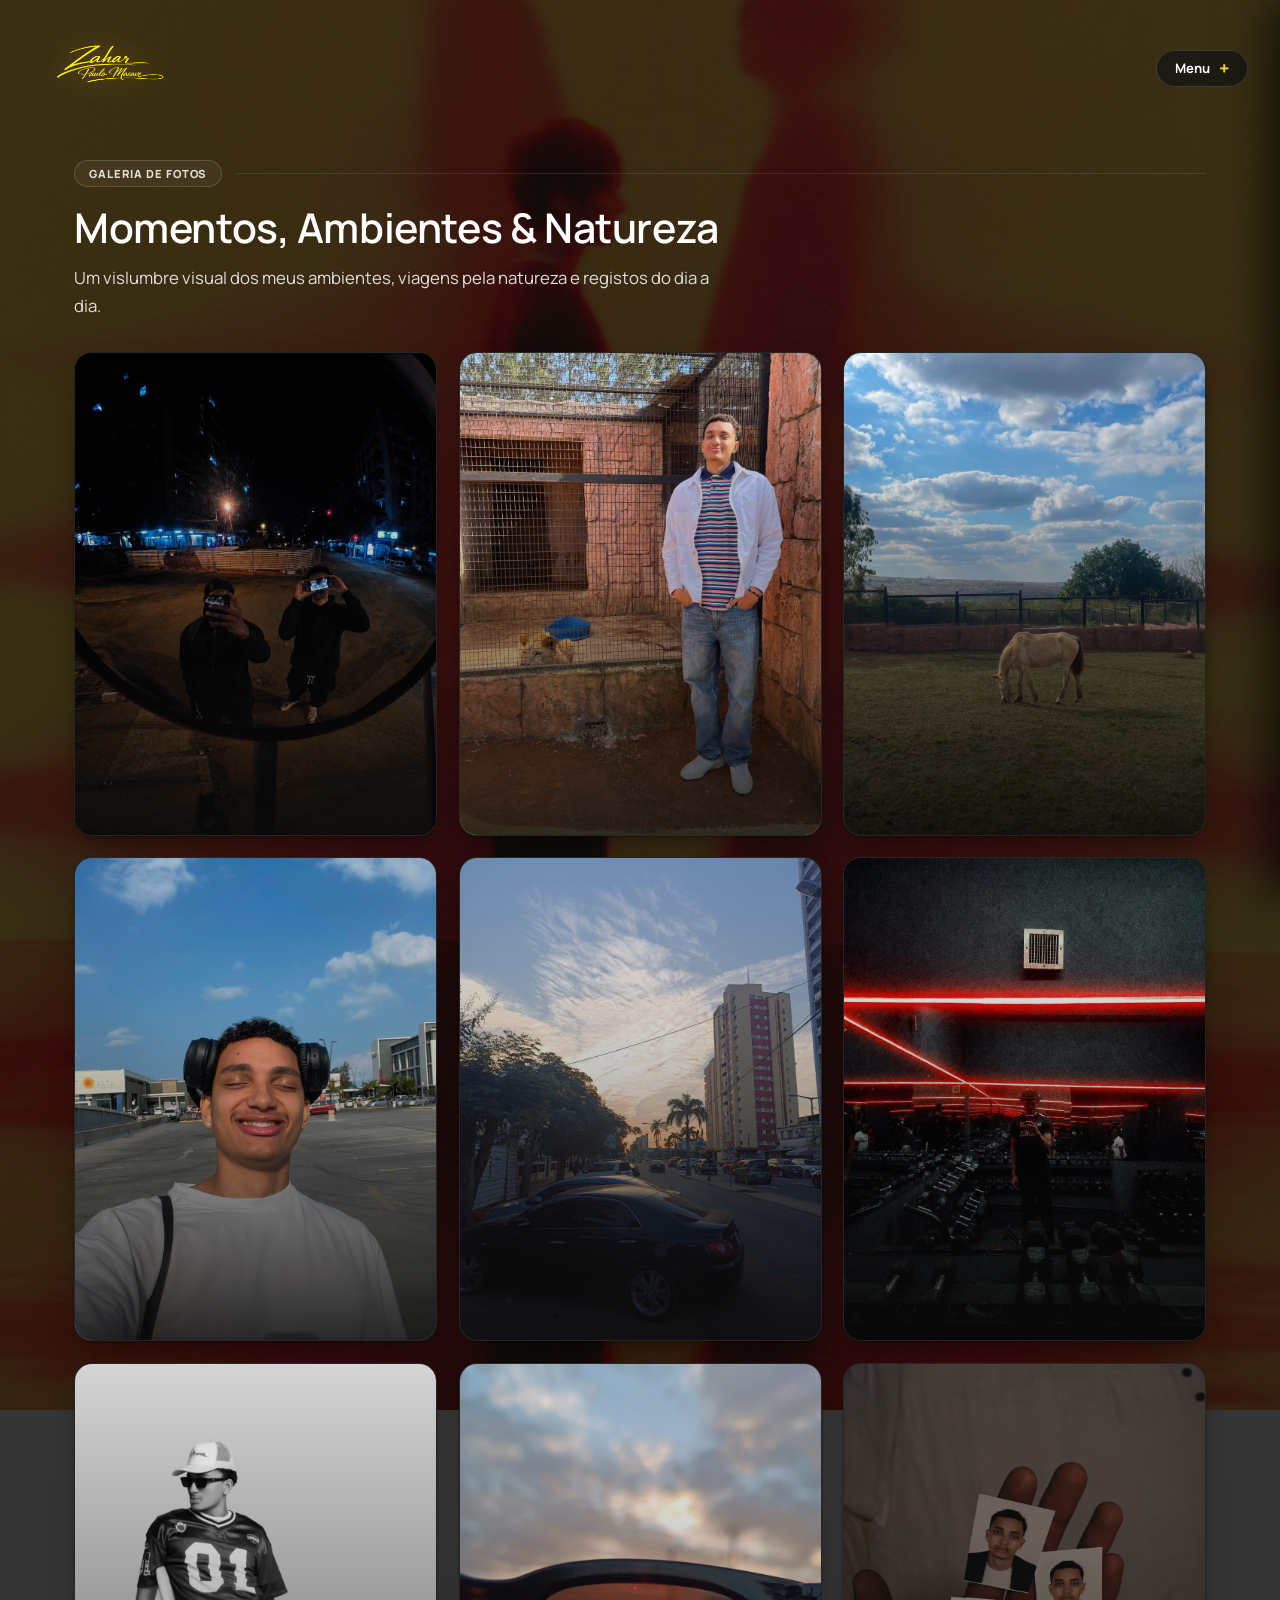
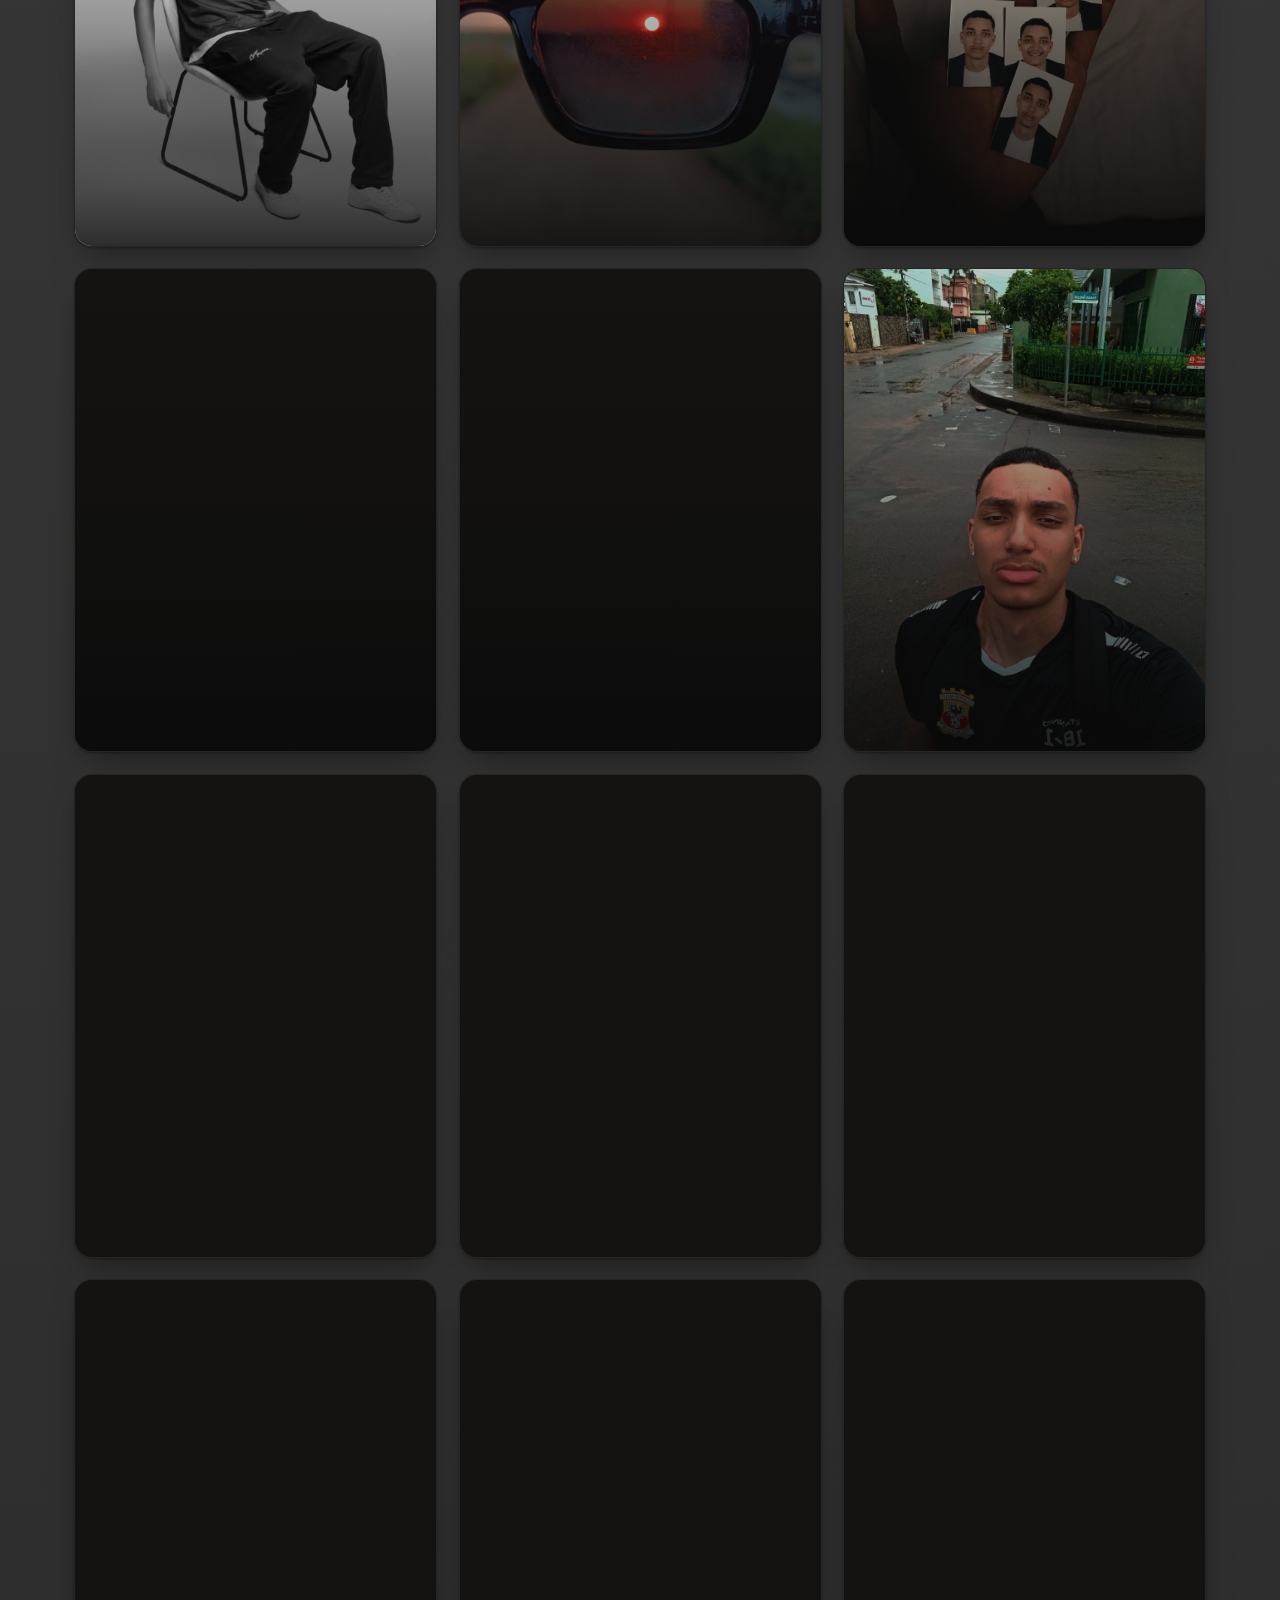
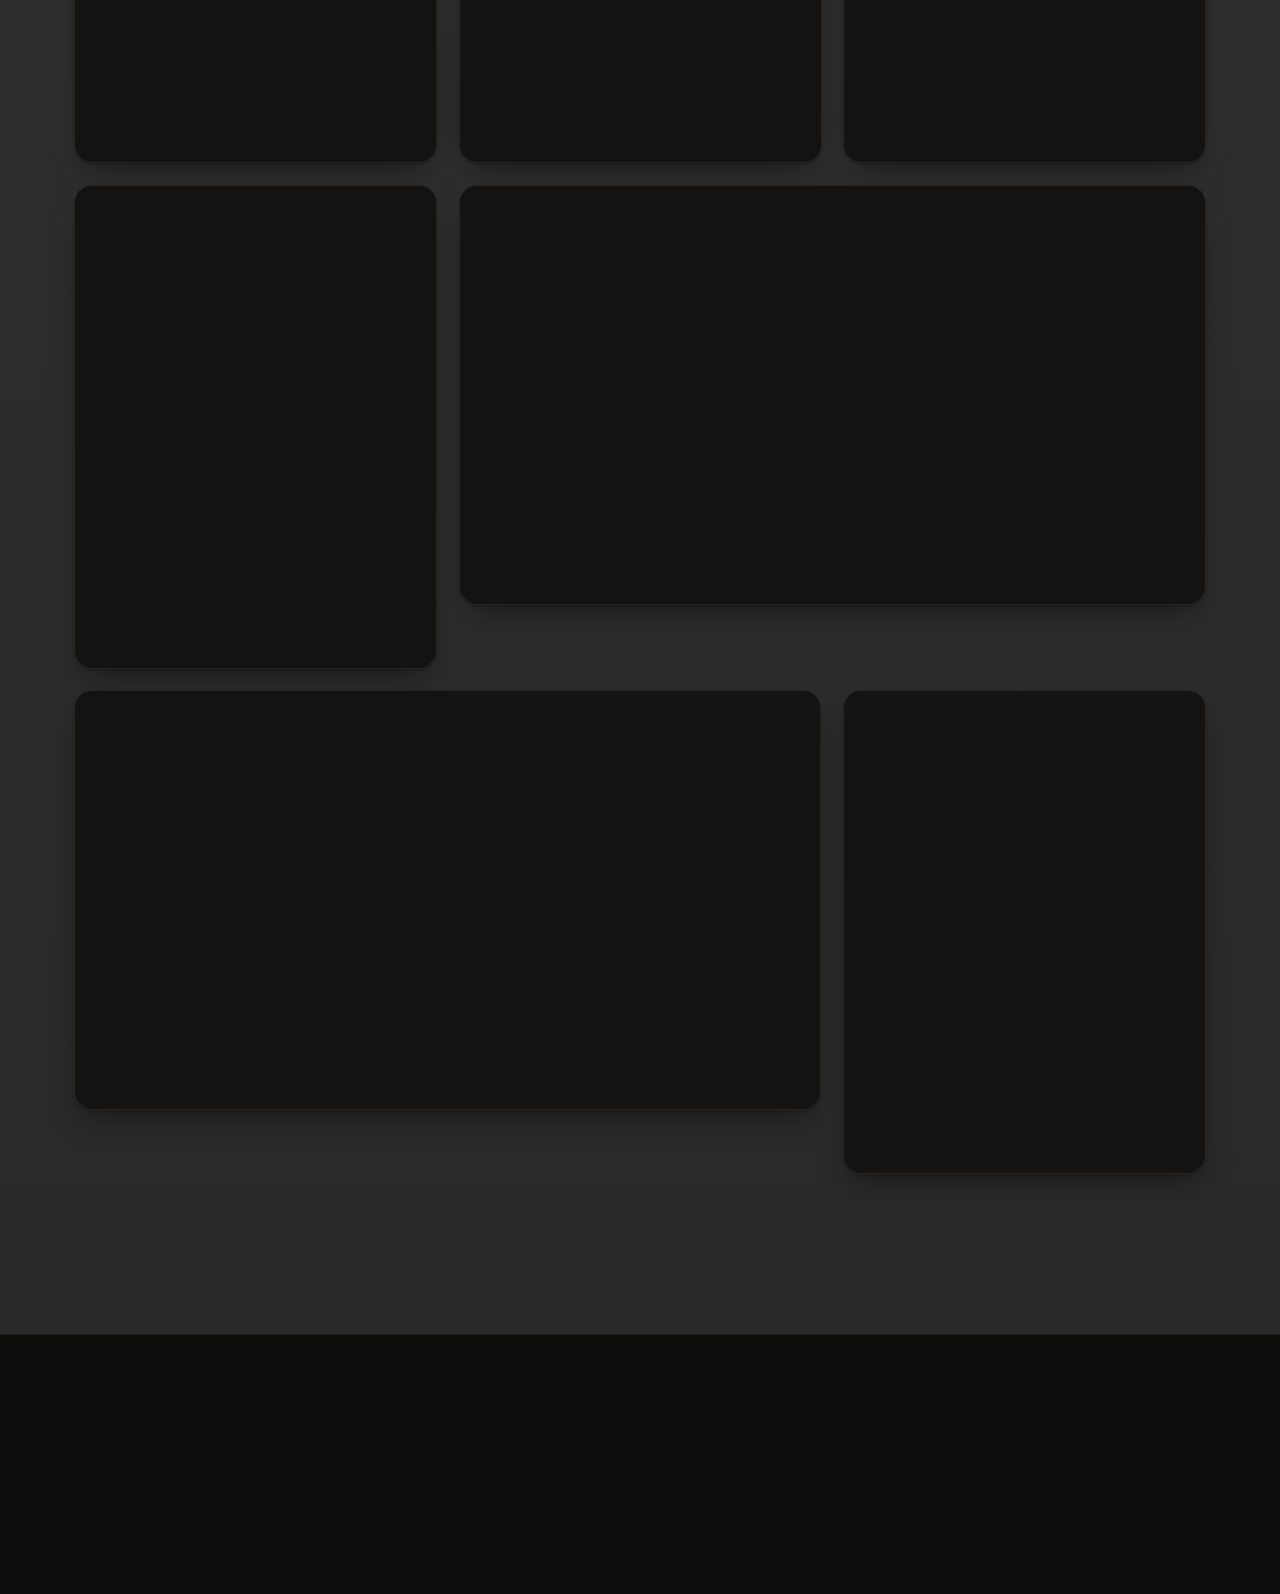
<file: galeria.html>
<!DOCTYPE html>
<html lang="pt-PT">
<head>
  <meta charset="UTF-8">
  <meta name="viewport" content="width=device-width, initial-scale=1.0">
  <title data-i18n-title="page.title.gallery">Galeria de Fotos — Zahar Paulo Macave</title>
  <meta name="description" content="Galeria de fotografias de Zahar Paulo Macave — Momentos, ambientes urbanos, viagens e natureza.">

  <!-- Favicons -->
  <link rel="icon" type="image/x-icon" href="favicon.ico">
  <link rel="icon" type="image/png" sizes="192x192" href="assets/signature/favicon_io/android-chrome-192x192.png">
  <link rel="icon" type="image/png" sizes="512x512" href="assets/signature/favicon_io/android-chrome-512x512.png">
  <link rel="icon" type="image/png" sizes="32x32" href="assets/signature/favicon_io/favicon-32x32.png">
  <link rel="icon" type="image/png" sizes="16x16" href="assets/signature/favicon_io/favicon-16x16.png">
  <link rel="apple-touch-icon" sizes="180x180" href="assets/signature/favicon_io/apple-touch-icon.png">
  <link rel="manifest" href="assets/signature/favicon_io/site.webmanifest">

  <!-- Google Fonts -->
  <link rel="preconnect" href="https://fonts.googleapis.com">
  <link rel="preconnect" href="https://fonts.gstatic.com" crossorigin>
  <link href="https://fonts.googleapis.com/css2?family=Anton&family=Fraunces:ital,opsz,wght@0,9..144,400;0,9..144,500;0,9..144,600;0,9..144,700;1,9..144,500&family=Manrope:wght@400;500;600;700;800&display=swap" rel="stylesheet">
  <link rel="stylesheet" href="assets/css/style.css">
</head>
<body class="page-gallery">
  <div id="site">
    <header class="site-header">
      <div class="wrap nav-inner">
        <a href="index.html" class="logo" data-page="home">
          <img src="assets/signature/ChatGPT Image May 13, 2026, 08_46_43 PM.png" alt="Zahar Paulo Macave">
        </a>
        <button class="menu-btn" id="menuBtn" aria-label="Abrir menu" aria-expanded="false" aria-controls="menuPanel">
          <span data-i18n="nav.menu">Menu</span> <span class="menu-btn-plus">+</span>
        </button>
      </div>
    </header>

    <div class="menu-backdrop" id="menuBackdrop"></div>
    <div class="menu-panel" id="menuPanel">
      <div class="menu-panel-top">
        <button class="menu-close" id="menuCloseBtn" aria-label="Fechar menu">
          <span data-i18n="nav.close">Fechar</span> <span class="menu-close-x">✕</span>
        </button>
      </div>
      <nav class="menu-panel-links">
        <a href="index.html" data-page="home"><span data-i18n="nav.home">Home</span><sup>01</sup></a>
        <a href="about.html" data-page="sobre"><span data-i18n="nav.about">Sobre</span><sup>02</sup></a>
        <a href="skills.html" data-page="carreira"><span data-i18n="nav.career">Carreira</span><sup>03</sup></a>
        <a href="galeria.html" data-page="galeria"><span data-i18n="nav.gallery">Galeria</span><sup>04</sup></a>
        <a href="contacto.html" data-page="contacto"><span data-i18n="nav.contact">Contacto</span><sup>05</sup></a>
      </nav>
      <div class="menu-panel-lang">
        <span data-i18n="lang.label">Idioma</span>
        <div class="lang-toggle">
          <button class="lang-opt active" data-lang="pt">PT</button>
          <span>/</span>
          <button class="lang-opt" data-lang="en">EN</button>
        </div>
      </div>
    </div>

    <main class="wrap">
      <!-- GALERIA DE FOTOS -->
      <section class="page active" id="page-galeria">
        <div class="section-tight">
          <div class="eyebrow-row">
            <span class="chip alt" data-i18n="gallery.chip">Galeria de Fotos</span>
            <div class="rule"></div>
          </div>
          <h2 class="section-title" data-i18n="gallery.title">Momentos, Ambientes &amp; Natureza</h2>
          <p class="section-lede" style="margin-bottom:32px;" data-i18n="gallery.lede">Um vislumbre visual dos meus ambientes, viagens pela natureza e registos do dia a dia.</p>

          <!-- GRID DE FOTOGRAFIAS -->
          <div class="gal-photo-grid">
            
            <!-- Foto 1: Ambiente Urbano / Noite -->
            <div class="gal-photo-card" data-category="ambiente">
              <img src="assets/imgs/pessoais/flic-1.jpeg" alt="Noite Urbana" loading="lazy" decoding="async">
              <div class="gal-photo-overlay">
                
              
              </div>
            </div>

            <!-- Foto 2: Natureza / Santuário -->
            <div class="gal-photo-card" data-category="natureza">
              <img src="assets/imgs/pessoais/flic-2.jpeg" alt="Santuário Selvagem" loading="lazy" decoding="async">
              <div class="gal-photo-overlay">
              
              
              </div>
            </div>

            <!-- Foto 3: Natureza / Cavalo & Horizonte -->
            <div class="gal-photo-card" data-category="natureza">
              <img src="assets/imgs/pessoais/flic-3.jpeg" alt="Horizonte e Céu Aberto" loading="lazy" decoding="async">
              <div class="gal-photo-overlay">
                
              
              </div>
            </div>

            <!-- Foto 4: Ambiente / Urbano Dia -->
            <div class="gal-photo-card" data-category="ambiente">
              <img src="assets/imgs/pessoais/flic-4.jpeg" alt="Luz do Dia" loading="lazy" decoding="async">
              <div class="gal-photo-overlay">
                
            
              </div>
            </div>

            <!-- Foto 5: Ambiente / Pôr do Sol Maputo -->
            <div class="gal-photo-card" data-category="ambiente">
              <img src="assets/imgs/pessoais/flic-5.jpeg" alt="Pôr do Sol em Maputo" loading="lazy" decoding="async">
              <div class="gal-photo-overlay">
               

              </div>
            </div>

            <!-- Foto 6: Ambiente / Treino & Néon -->
            <div class="gal-photo-card" data-category="ambiente">
              <img src="assets/imgs/pessoais/flic-6.jpeg" alt="Foco e Determinação" loading="lazy" decoding="async">
              <div class="gal-photo-overlay">
               
             
              </div>
            </div>

            <!-- Foto 7: Retrato Pessoal Editorial -->
            <div class="gal-photo-card" data-category="retrato">
              <img src="assets/imgs/pessoais/flic-7.jpeg" alt="Presença e Estilo" loading="lazy" decoding="async">
              <div class="gal-photo-overlay">
                
              
              </div>
            </div>

            <!-- Foto 8: Natureza / Pôr do Sol Lentes -->
            <div class="gal-photo-card" data-category="natureza">
              <img src="assets/imgs/pessoais/flic-8.jpeg" alt="Pôr do Sol pelas Lentes" loading="lazy" decoding="async">
              <div class="gal-photo-overlay">
                
              
              </div>
            </div>

            <!-- Foto 9: Retrato / Expressões e Identidade -->
            <div class="gal-photo-card" data-category="retrato">
              <img src="assets/imgs/pessoais/flic-9.jpeg" alt="Expressões e Identidade" loading="lazy" decoding="async">
              <div class="gal-photo-overlay">
               
             
              </div>
            </div>

            <!-- Foto 10: Retrato / Espontaneidade & Luz -->
            <div class="gal-photo-card" data-category="retrato">
              <img src="assets/imgs/pessoais/flic-10.jpeg" alt="Espontaneidade e Luz" loading="lazy" decoding="async">
              <div class="gal-photo-overlay">
               
             
              </div>
            </div>

            <!-- Foto 11: Ambiente / Conexões & Vibe Urbana -->
            <div class="gal-photo-card" data-category="ambiente">
              <img src="assets/imgs/pessoais/flic-11.jpeg" alt="Conexões e Vibe Urbana" loading="lazy" decoding="async">
              <div class="gal-photo-overlay">
               
         
              </div>
            </div>

            <!-- Foto 12: Retrato / Ruas de Maputo & Perspetiva -->
            <div class="gal-photo-card" data-category="retrato">
              <img src="assets/imgs/pessoais/flic-12.jpeg" alt="Ruas de Maputo e Perspetiva" loading="lazy" decoding="async">
              <div class="gal-photo-overlay">
            
              
              </div>
            </div>

            <!-- Foto 13: Ambiente / Galeria de Arte & Expressão -->
            <div class="gal-photo-card" data-category="ambiente">
              <img src="assets/imgs/pessoais/flic-13.jpeg" alt="Galeria de Arte e Expressão" loading="lazy" decoding="async">
              <div class="gal-photo-overlay">
                
              
              </div>
            </div>

            <!-- Foto 14: Retrato / 0111.jpeg -->
            <div class="gal-photo-card" data-category="retrato">
              <img src="assets/imgs/pessoais/0111.jpeg" alt="Olhar e Perspetiva" loading="lazy" decoding="async">
              <div class="gal-photo-overlay">
              
         
              </div>
            </div>

            <!-- Foto 15: Ambiente / 0112.jpeg -->
            <div class="gal-photo-card" data-category="ambiente">
              <img src="assets/imgs/pessoais/0112.jpeg" alt="Texturas e Ambientes" loading="lazy" decoding="async">
              <div class="gal-photo-overlay">
               
               
              </div>
            </div>

            <!-- Foto 16: Retrato / 0113.jpeg -->
            <div class="gal-photo-card" data-category="natureza">
              <img src="assets/imgs/pessoais/0113.jpeg" alt="Perfil e Atitude" loading="lazy" decoding="async">
              <div class="gal-photo-overlay">
              
       
              </div>
            </div>

            <!-- Foto 17: Natureza / 0114.jpeg -->
            <div class="gal-photo-card" data-category="ambiente">
              <img src="assets/imgs/pessoais/0114.jpeg" alt="Horizontes de Moçambique" loading="lazy" decoding="async">
              <div class="gal-photo-overlay">
              
             
              </div>
            </div>

            <!-- Foto 18: Ambiente / 0115.jpeg -->
            <div class="gal-photo-card" data-category="ambiente">
              <img src="assets/imgs/pessoais/0115.jpeg" alt="Luz Natural e Detalhes" loading="lazy" decoding="async">
              <div class="gal-photo-overlay">
             

              </div>
            </div>

            <!-- Foto 19: Retrato / 0116.jpeg -->
            <div class="gal-photo-card" data-category="retrato">
              <img src="assets/imgs/pessoais/0116.jpeg" alt="Estilo e Autenticidade" loading="lazy" decoding="async">
              <div class="gal-photo-overlay">
            
              
              </div>
            </div>

            <!-- Foto 20: Ambiente / 0117.jpeg -->
            <div class="gal-photo-card wide" data-category="ambiente">
              <img src="assets/imgs/pessoais/0117.jpeg" alt="Espaços e Geometria" loading="lazy" decoding="async">
              <div class="gal-photo-overlay">
              
              </div>
            </div>

            <!-- Foto 21: Natureza / 0118.jpeg -->
            <div class="gal-photo-card wide" data-category="ambiente">
              <img src="assets/imgs/pessoais/0118.jpeg" alt="Verde e Tranquilidade" loading="lazy" decoding="async">
              <div class="gal-photo-overlay">
               
                
              </div>
            </div>

            <!-- Foto 22: Ambiente / 0119.jpeg -->
            <div class="gal-photo-card" data-category="ambiente">
              <img src="assets/imgs/pessoais/0119.jpeg" alt="Vibe e Quotidiano" loading="lazy" decoding="async">
              <div class="gal-photo-overlay">
             
               
              </div>
            </div>
          </div>
        </div>
      </section>
    </main>

    <footer class="site-footer">
      <div class="wrap">
        <div class="footer-top">
          <!-- Coluna 1: Globo Terrestre Interativo apontando para Moçambique / África -->
          <div class="footer-col">
            <div class="globe-card">
              <div class="globe-canvas-wrap">
                <canvas id="footerGlobe" width="110" height="110"></canvas>
              </div>
              <div class="globe-details">
                <span class="globe-tag">Localização</span>
                <h4 class="globe-country">Moçambique</h4>
                <span class="globe-geo">Maputo · 25.96° S, 32.58° E</span>
              </div>
            </div>
          </div>

          <!-- Coluna 2: Navegação -->
          <div class="footer-col">
            <h4 data-i18n="footer.nav.title">Navegação</h4>
            <div class="footer-links">
              <a href="index.html" data-i18n="nav.home">Home</a>
              <a href="about.html" data-i18n="nav.about">Sobre</a>
              <a href="skills.html" data-i18n="nav.career">Carreira</a>
              <a href="galeria.html" data-i18n="nav.gallery">Galeria</a>
              <a href="contacto.html" data-i18n="nav.contact">Contacto</a>
            </div>
          </div>

        <div class="footer-bottom">
          <p>© <span id="year"></span> Zahar Paulo Macave. <span data-i18n="footer.rights">Todos os direitos reservados.</span></p>
        </div>
      </div>
    </footer>
  </div>

  <script src="assets/js/index.js" defer></script>
</body>
</html>
</file>
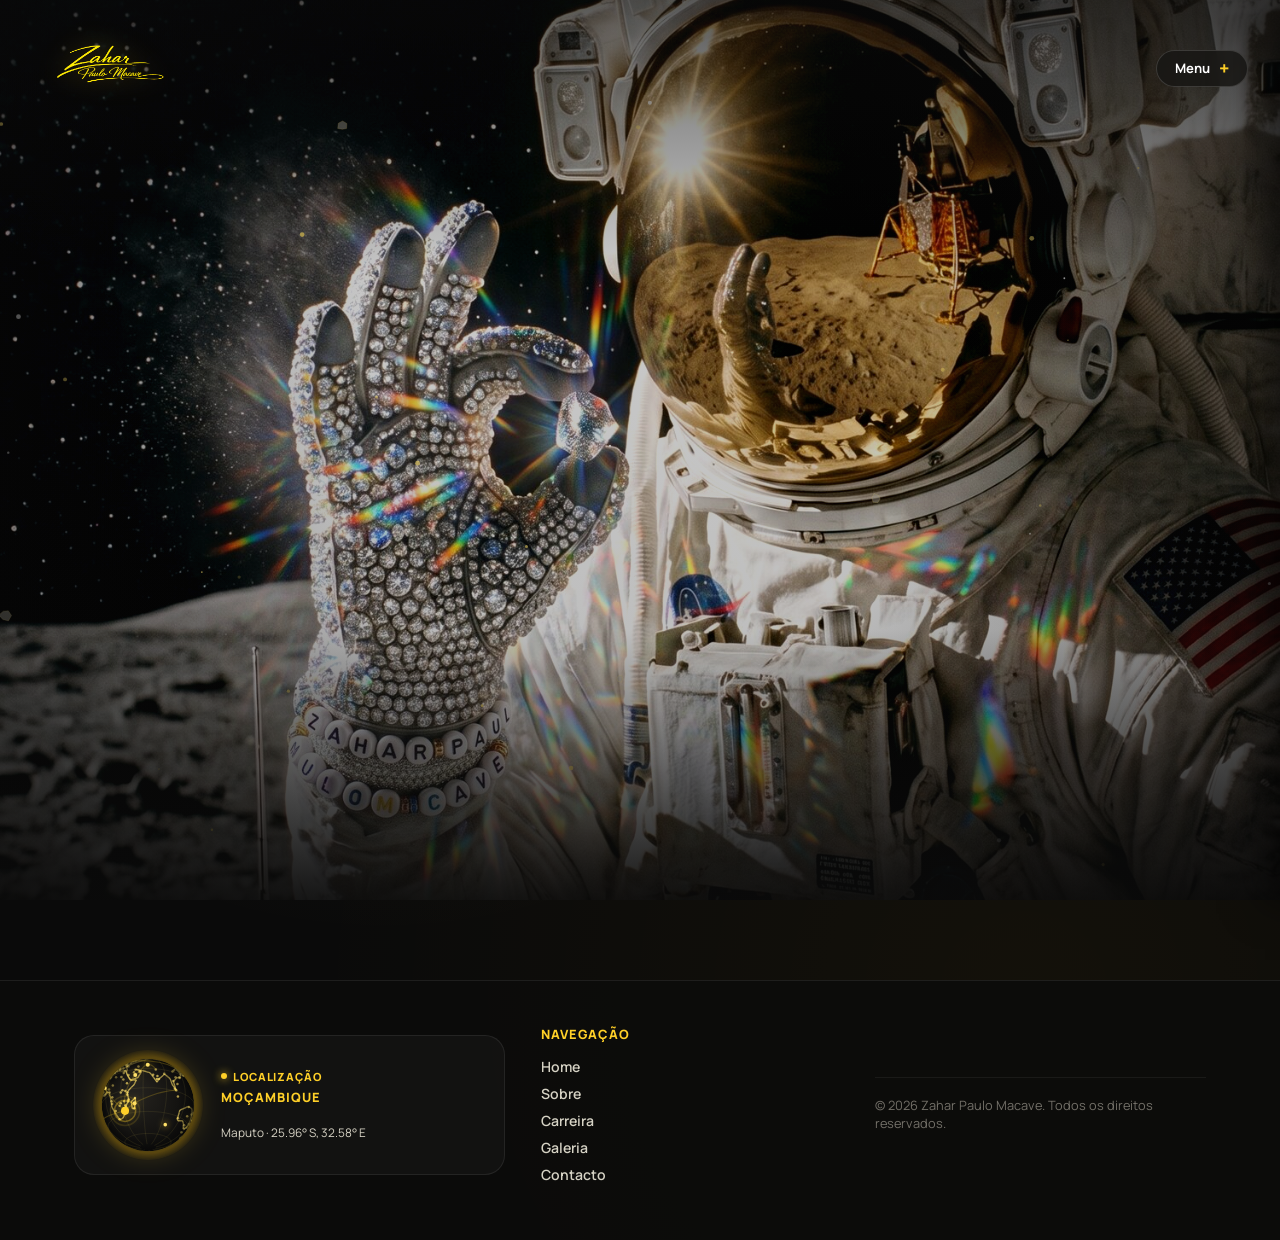
<file: home.html>
<!DOCTYPE html>
<html lang="pt-PT">
<head>
  <meta charset="UTF-8">
  <meta name="viewport" content="width=device-width, initial-scale=1.0">
  <title data-i18n-title="page.title.home">Zahar Paulo Macave</title>
  <meta name="description" content="Portfólio de Zahar Paulo Macave — Especialista Linux, ERPNext e Desenvolvedor de Sistemas.">
  
  <!-- Favicons -->
  <link rel="apple-touch-icon" sizes="180x180" href="signature/favicon_io/apple-touch-icon.png">
  <link rel="icon" type="image/png" sizes="32x32" href="signature/favicon_io/favicon-32x32.png">
  <link rel="icon" type="image/png" sizes="16x16" href="signature/favicon_io/favicon-16x16.png">
  <link rel="shortcut icon" href="signature/favicon_io/favicon.ico">

  <!-- Google Fonts -->
  <link rel="preconnect" href="https://fonts.googleapis.com">
  <link rel="preconnect" href="https://fonts.gstatic.com" crossorigin>
  <link href="https://fonts.googleapis.com/css2?family=Anton&family=Fraunces:ital,opsz,wght@0,9..144,400;0,9..144,500;0,9..144,600;0,9..144,700;1,9..144,500&family=Manrope:wght@400;500;600;700;800&display=swap" rel="stylesheet">
  <link rel="stylesheet" href="assets/css/style.css">
</head>
<body>

  <!-- LOADING SCREEN -->
  <div id="loader">
    <div class="loader-mark" id="loaderMark">
      <img src="assets/signature/ChatGPT Image May 13, 2026, 08_46_43 PM.png" alt="Zahar Paulo Macave">
    </div>
    <div class="loader-bar-track"><div class="loader-bar-fill" id="loaderFill"></div></div>
    <div class="loader-caption" data-i18n="home.loader_caption">Quem anda com sabios, será sabio</div>
  </div>

  <div id="site">
    <header class="site-header">
      <div class="wrap nav-inner">
        <a href="home.html" class="logo" data-page="home">
          <img src="assets/signature/ChatGPT Image May 13, 2026, 08_46_43 PM.png" alt="Zahar Paulo Macave">
        </a>
        <button class="menu-btn" id="menuBtn" aria-label="Abrir menu" aria-expanded="false" aria-controls="menuPanel">
          <span data-i18n="nav.menu">Menu</span> <span class="menu-btn-plus">+</span>
        </button>
      </div>
    </header>

    <div class="menu-backdrop" id="menuBackdrop"></div>
    <div class="menu-panel" id="menuPanel">
      <div class="menu-panel-top">
        <button class="menu-close" id="menuCloseBtn" aria-label="Fechar menu">
          <span data-i18n="nav.close">Fechar</span> <span class="menu-close-x">✕</span>
        </button>
      </div>
      <nav class="menu-panel-links">
        <a href="home.html" data-page="home"><span data-i18n="nav.home">Home</span><sup>01</sup></a>
        <a href="about.html" data-page="sobre"><span data-i18n="nav.about">Sobre</span><sup>02</sup></a>
        <a href="skills.html" data-page="carreira"><span data-i18n="nav.career">Carreira</span><sup>03</sup></a>
        <a href="galeria.html" data-page="galeria"><span data-i18n="nav.gallery">Galeria</span><sup>04</sup></a>
        <a href="contacto.html" data-page="contacto"><span data-i18n="nav.contact">Contacto</span><sup>05</sup></a>
      </nav>
      <div class="menu-panel-lang">
        <span data-i18n="lang.label">Idioma</span>
        <div class="lang-toggle">
          <button class="lang-opt active" data-lang="pt">PT</button>
          <span>/</span>
          <button class="lang-opt" data-lang="en">EN</button>
        </div>
      </div>
    </div>

    <main class="wrap">
      <!-- HOME -->
      <section class="page active" id="page-home">
        <div class="home-hero">
          <div class="home-hero-bg">
            <div class="home-bg-img" style="background-image: url('assets/imgs/pessoais/u4vl2.jpg');"></div>
            <canvas id="spaceParticles" class="home-space-canvas"></canvas>
            <div class="home-bg-overlay"></div>
          </div>
          <div class="wrap home-hero-inner">
            <div class="home-name">
              <div class="name-line-wrap"><span class="home-name-line">Zahar</span></div>
              <div class="name-line-wrap"><span class="home-name-line">Paulo</span></div>
              <div class="name-line-wrap"><span class="home-name-line">Macave</span></div>
              <div class="home-tag">
                <span class="tag-pill" data-i18n="home.tagline">Prince</span>
                <span class="tag-pill" data-i18n="home.location">Maputo, Moçambique</span>
              </div>
            </div>
          </div>
        </div>
      </section>
    </main>

    <footer class="site-footer">
      <div class="wrap">
        <div class="footer-top">
          <!-- Coluna 1: Globo Terrestre Interativo apontando para Moçambique / África -->
          <div class="footer-col">
            <div class="globe-card">
              <div class="globe-canvas-wrap">
                <canvas id="footerGlobe" width="110" height="110"></canvas>
              </div>
              <div class="globe-details">
                <span class="globe-tag">Localização</span>
                <h4 class="globe-country">Moçambique</h4>
                <span class="globe-geo">Maputo · 25.96° S, 32.58° E</span>
              </div>
            </div>
          </div>

          <!-- Coluna 2: Navegação -->
          <div class="footer-col">
            <h4 data-i18n="footer.nav.title">Navegação</h4>
            <div class="footer-links">
              <a href="home.html" data-i18n="nav.home">Home</a>
              <a href="about.html" data-i18n="nav.about">Sobre</a>
              <a href="skills.html" data-i18n="nav.career">Carreira</a>
              <a href="galeria.html" data-i18n="nav.gallery">Galeria</a>
              <a href="contacto.html" data-i18n="nav.contact">Contacto</a>
            </div>
          </div>

          

        <div class="footer-bottom">
          <p>© <span id="year"></span> Zahar Paulo Macave. <span data-i18n="footer.rights">Todos os direitos reservados.</span></p>
        </div>
      </div>
    </footer>
  </div>

  <script src="https://cdnjs.cloudflare.com/ajax/libs/gsap/3.12.5/gsap.min.js"></script>
  <script src="assets/js/index.js"></script>
</body>
</html>
</file>
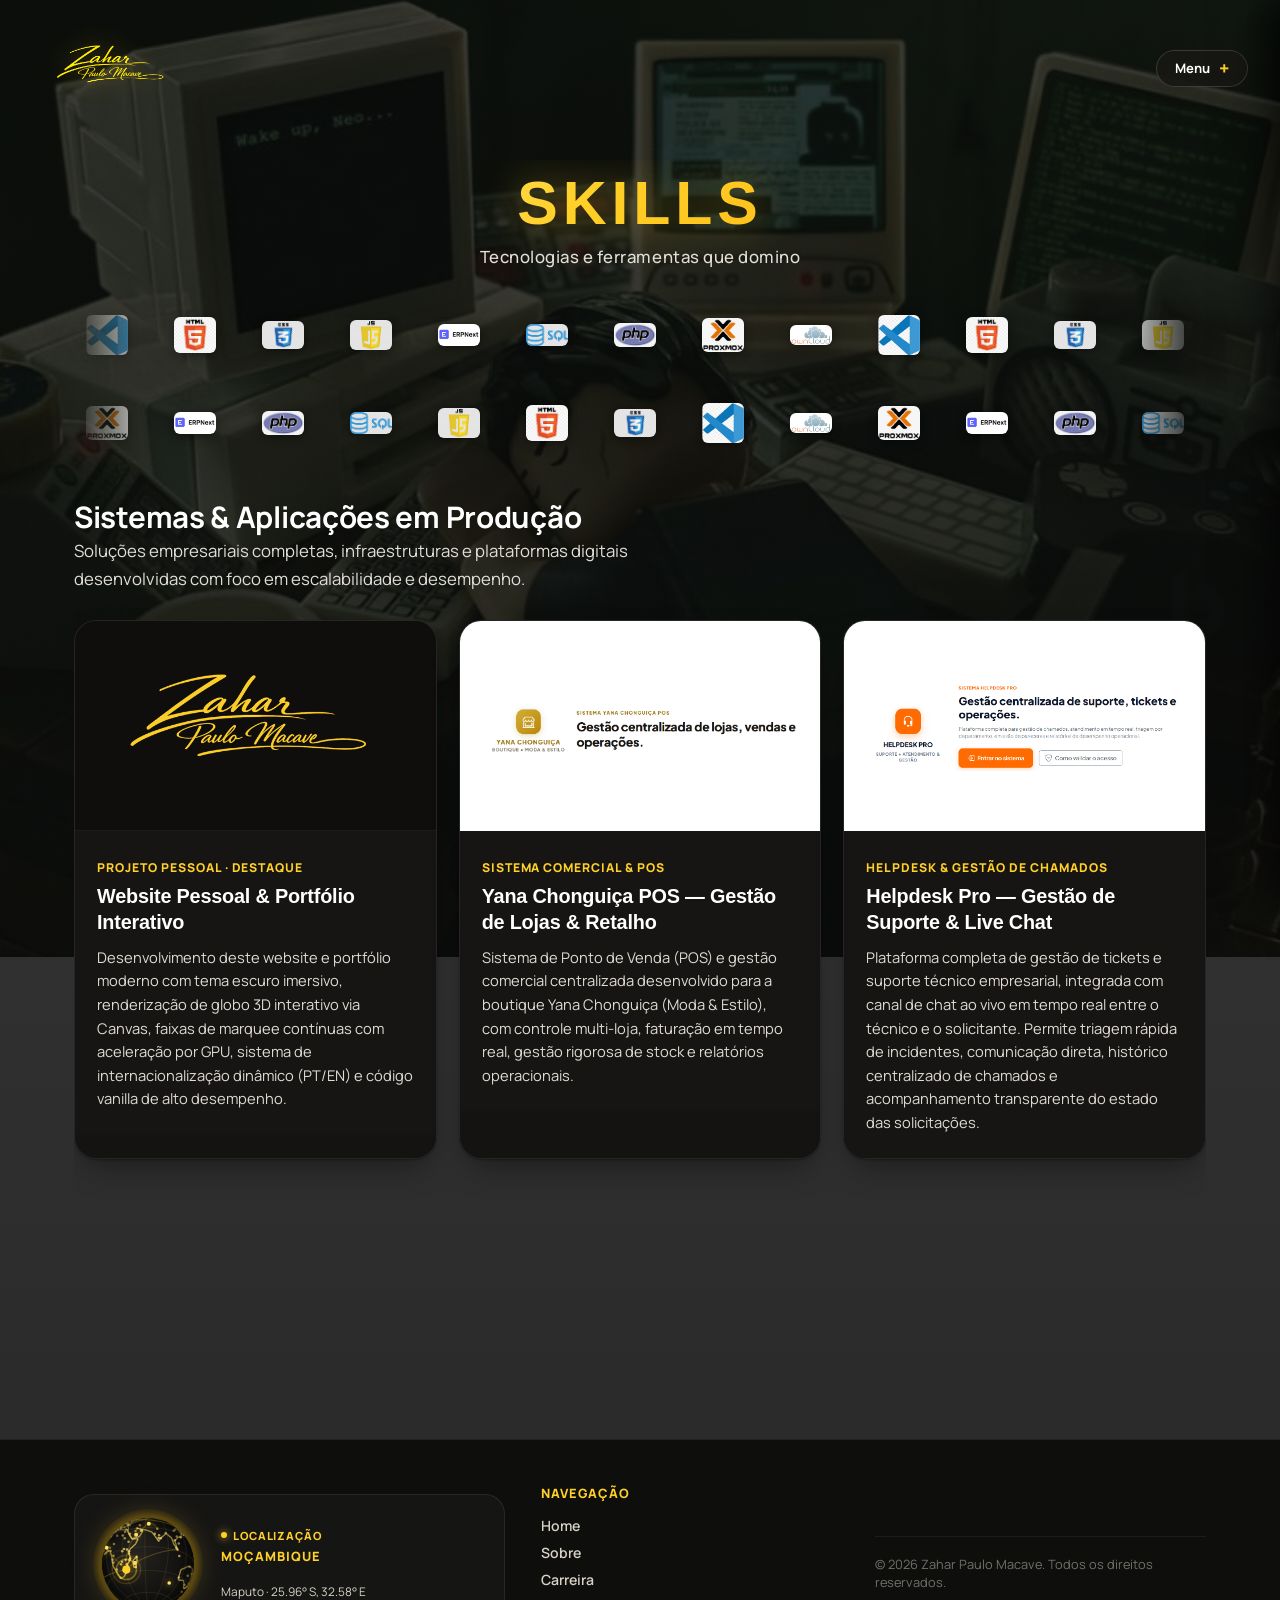
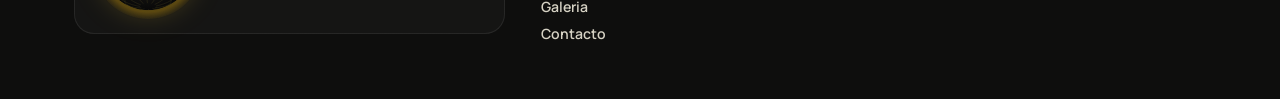
<file: skills.html>
<!DOCTYPE html>
<html lang="pt-PT">
<head>
  <meta charset="UTF-8">
  <meta name="viewport" content="width=device-width, initial-scale=1.0">
  <title data-i18n-title="page.title.career">CARREIRA</title>
  <meta name="description" content="Competências técnicas, projetos desenvolvidos e especialização em Desenvolvimento Web por Zahar Paulo Macave.">

  <!-- Favicons -->
  <link rel="icon" type="image/x-icon" href="favicon.ico">
  <link rel="icon" type="image/png" sizes="192x192" href="assets/signature/favicon_io/android-chrome-192x192.png">
  <link rel="icon" type="image/png" sizes="512x512" href="assets/signature/favicon_io/android-chrome-512x512.png">
  <link rel="icon" type="image/png" sizes="32x32" href="assets/signature/favicon_io/favicon-32x32.png">
  <link rel="icon" type="image/png" sizes="16x16" href="assets/signature/favicon_io/favicon-16x16.png">
  <link rel="apple-touch-icon" sizes="180x180" href="assets/signature/favicon_io/apple-touch-icon.png">
  <link rel="manifest" href="assets/signature/favicon_io/site.webmanifest">

  <!-- Google Fonts -->
  <link rel="preconnect" href="https://fonts.googleapis.com">
  <link rel="preconnect" href="https://fonts.gstatic.com" crossorigin>
  <link href="https://fonts.googleapis.com/css2?family=Anton&family=Fraunces:ital,opsz,wght@0,9..144,400;0,9..144,500;0,9..144,600;0,9..144,700;1,9..144,500&family=Manrope:wght@400;500;600;700;800&display=swap" rel="stylesheet">
  <link rel="stylesheet" href="assets/css/style.css">
</head>
<body class="page-skills">
  <div id="site">
    <header class="site-header">
      <div class="wrap nav-inner">
        <a href="index.html" class="logo" data-page="home">
          <img src="assets/signature/ChatGPT Image May 13, 2026, 08_46_43 PM.png" alt="Zahar Paulo Macave">
        </a>
        <button class="menu-btn" id="menuBtn" aria-label="Abrir menu" aria-expanded="false" aria-controls="menuPanel">
          <span data-i18n="nav.menu">Menu</span> <span class="menu-btn-plus">+</span>
        </button>
      </div>
    </header>

    <div class="menu-backdrop" id="menuBackdrop"></div>
    <div class="menu-panel" id="menuPanel">
      <div class="menu-panel-top">
        <button class="menu-close" id="menuCloseBtn" aria-label="Fechar menu">
          <span data-i18n="nav.close">Fechar</span> <span class="menu-close-x">✕</span>
        </button>
      </div>
      <nav class="menu-panel-links">
        <a href="index.html" data-page="home"><span data-i18n="nav.home">Home</span><sup>01</sup></a>
        <a href="about.html" data-page="sobre"><span data-i18n="nav.about">Sobre</span><sup>02</sup></a>
        <a href="skills.html" data-page="carreira"><span data-i18n="nav.career">Carreira</span><sup>03</sup></a>
        <a href="galeria.html" data-page="galeria"><span data-i18n="nav.gallery">Galeria</span><sup>04</sup></a>
        <a href="contacto.html" data-page="contacto"><span data-i18n="nav.contact">Contacto</span><sup>05</sup></a>
      </nav>
      <div class="menu-panel-lang">
        <span data-i18n="lang.label">Idioma</span>
        <div class="lang-toggle">
          <button class="lang-opt active" data-lang="pt">PT</button>
          <span>/</span>
          <button class="lang-opt" data-lang="en">EN</button>
        </div>
      </div>
    </div>

    <main class="wrap">
      <!-- CARREIRA & HABILIDADES -->
      <section class="page active" id="page-carreira">
        <div class="section-tight">


          <!-- SHOWCASE DE SKILLS & TECNOLOGIAS (ESTRUTURA INFINITE MARQUEE) -->
          <div class="skills-showcase-section">
            <div class="skills-showcase-header">
              <h2 class="skills-neon-title" data-i18n="skills.showcase.title">SKILLS</h2>
              <p class="skills-showcase-subtitle" data-i18n="skills.showcase.subtitle">Technologies and tools I master</p>
            </div>

            <div class="marquee-wrapper">
              <!-- LINHA 1 (Scroll para a Esquerda) -->
              <div class="marquee-row marquee-left">
                <div class="marquee-track">
                  <!-- Bloco 1 -->
                  <div class="marquee-group">
                    <div class="tech-badge" data-tooltip="VS Code">
                      <div class="tech-badge-icon">
                        <img src="assets/imgs/icones/vscode.jpg" alt="VS Code" decoding="async" loading="eager">
                      </div>
                      <span class="tech-badge-name">VS Code</span>
                    </div>
                    <div class="tech-badge" data-tooltip="HTML5">
                      <div class="tech-badge-icon">
                        <img src="assets/imgs/icones/html.jpg" alt="HTML5" decoding="async" loading="eager">
                      </div>
                      <span class="tech-badge-name">HTML5</span>
                    </div>
                    <div class="tech-badge" data-tooltip="CSS3">
                      <div class="tech-badge-icon">
                        <img src="assets/imgs/icones/css3.jpg" alt="CSS3" decoding="async" loading="eager">
                      </div>
                      <span class="tech-badge-name">CSS3</span>
                    </div>
                    <div class="tech-badge" data-tooltip="JavaScript">
                      <div class="tech-badge-icon">
                        <img src="assets/imgs/icones/javascript.jpg" alt="JavaScript" decoding="async" loading="eager">
                      </div>
                      <span class="tech-badge-name">JavaScript</span>
                    </div>
                    <div class="tech-badge" data-tooltip="ERPNext &amp; Frappe">
                      <div class="tech-badge-icon">
                        <img src="assets/imgs/icones/erpnext.jpg" alt="ERPNext" decoding="async" loading="eager">
                      </div>
                      <span class="tech-badge-name">ERPNext</span>
                    </div>
                    <div class="tech-badge" data-tooltip="MySQL / MariaDB">
                      <div class="tech-badge-icon">
                        <img src="assets/imgs/icones/sql.jpg" alt="MySQL" decoding="async" loading="eager">
                      </div>
                      <span class="tech-badge-name">MySQL</span>
                    </div>
                    <div class="tech-badge" data-tooltip="PHP MVC">
                      <div class="tech-badge-icon">
                        <img src="assets/imgs/icones/php.jpg" alt="PHP" decoding="async" loading="eager">
                      </div>
                      <span class="tech-badge-name">PHP</span>
                    </div>
                    <div class="tech-badge" data-tooltip="Proxmox VE">
                      <div class="tech-badge-icon">
                        <img src="assets/imgs/icones/proxmox.png" alt="Proxmox VE" decoding="async" loading="eager">
                      </div>
                      <span class="tech-badge-name">Proxmox</span>
                    </div>
                    <div class="tech-badge" data-tooltip="ownCloud">
                      <div class="tech-badge-icon">
                        <img src="assets/imgs/icones/owncloud.jpg" alt="ownCloud" decoding="async" loading="eager">
                      </div>
                      <span class="tech-badge-name">ownCloud</span>
                    </div>
                  </div>

                  <!-- Bloco 2 -->
                  <div class="marquee-group" aria-hidden="true">
                    <div class="tech-badge" data-tooltip="VS Code">
                      <div class="tech-badge-icon">
                        <img src="assets/imgs/icones/vscode.jpg" alt="VS Code" decoding="async" loading="eager">
                      </div>
                      <span class="tech-badge-name">VS Code</span>
                    </div>
                    <div class="tech-badge" data-tooltip="HTML5">
                      <div class="tech-badge-icon">
                        <img src="assets/imgs/icones/html.jpg" alt="HTML5" decoding="async" loading="eager">
                      </div>
                      <span class="tech-badge-name">HTML5</span>
                    </div>
                    <div class="tech-badge" data-tooltip="CSS3">
                      <div class="tech-badge-icon">
                        <img src="assets/imgs/icones/css3.jpg" alt="CSS3" decoding="async" loading="eager">
                      </div>
                      <span class="tech-badge-name">CSS3</span>
                    </div>
                    <div class="tech-badge" data-tooltip="JavaScript">
                      <div class="tech-badge-icon">
                        <img src="assets/imgs/icones/javascript.jpg" alt="JavaScript" decoding="async" loading="eager">
                      </div>
                      <span class="tech-badge-name">JavaScript</span>
                    </div>
                    <div class="tech-badge" data-tooltip="ERPNext &amp; Frappe">
                      <div class="tech-badge-icon">
                        <img src="assets/imgs/icones/erpnext.jpg" alt="ERPNext" decoding="async" loading="eager">
                      </div>
                      <span class="tech-badge-name">ERPNext</span>
                    </div>
                    <div class="tech-badge" data-tooltip="MySQL / MariaDB">
                      <div class="tech-badge-icon">
                        <img src="assets/imgs/icones/sql.jpg" alt="MySQL" decoding="async" loading="eager">
                      </div>
                      <span class="tech-badge-name">MySQL</span>
                    </div>
                    <div class="tech-badge" data-tooltip="PHP MVC">
                      <div class="tech-badge-icon">
                        <img src="assets/imgs/icones/php.jpg" alt="PHP" decoding="async" loading="eager">
                      </div>
                      <span class="tech-badge-name">PHP</span>
                    </div>
                    <div class="tech-badge" data-tooltip="Proxmox VE">
                      <div class="tech-badge-icon">
                        <img src="assets/imgs/icones/proxmox.png" alt="Proxmox VE" decoding="async" loading="eager">
                      </div>
                      <span class="tech-badge-name">Proxmox</span>
                    </div>
                    <div class="tech-badge" data-tooltip="ownCloud">
                      <div class="tech-badge-icon">
                        <img src="assets/imgs/icones/owncloud.jpg" alt="ownCloud" decoding="async" loading="eager">
                      </div>
                      <span class="tech-badge-name">ownCloud</span>
                    </div>
                  </div>

                  <!-- Bloco 3 -->
                  <div class="marquee-group" aria-hidden="true">
                    <div class="tech-badge" data-tooltip="VS Code">
                      <div class="tech-badge-icon">
                        <img src="assets/imgs/icones/vscode.jpg" alt="VS Code" decoding="async" loading="eager">
                      </div>
                      <span class="tech-badge-name">VS Code</span>
                    </div>
                    <div class="tech-badge" data-tooltip="HTML5">
                      <div class="tech-badge-icon">
                        <img src="assets/imgs/icones/html.jpg" alt="HTML5" decoding="async" loading="eager">
                      </div>
                      <span class="tech-badge-name">HTML5</span>
                    </div>
                    <div class="tech-badge" data-tooltip="CSS3">
                      <div class="tech-badge-icon">
                        <img src="assets/imgs/icones/css3.jpg" alt="CSS3" decoding="async" loading="eager">
                      </div>
                      <span class="tech-badge-name">CSS3</span>
                    </div>
                    <div class="tech-badge" data-tooltip="JavaScript">
                      <div class="tech-badge-icon">
                        <img src="assets/imgs/icones/javascript.jpg" alt="JavaScript" decoding="async" loading="eager">
                      </div>
                      <span class="tech-badge-name">JavaScript</span>
                    </div>
                    <div class="tech-badge" data-tooltip="ERPNext &amp; Frappe">
                      <div class="tech-badge-icon">
                        <img src="assets/imgs/icones/erpnext.jpg" alt="ERPNext" decoding="async" loading="eager">
                      </div>
                      <span class="tech-badge-name">ERPNext</span>
                    </div>
                    <div class="tech-badge" data-tooltip="MySQL / MariaDB">
                      <div class="tech-badge-icon">
                        <img src="assets/imgs/icones/sql.jpg" alt="MySQL" decoding="async" loading="eager">
                      </div>
                      <span class="tech-badge-name">MySQL</span>
                    </div>
                    <div class="tech-badge" data-tooltip="PHP MVC">
                      <div class="tech-badge-icon">
                        <img src="assets/imgs/icones/php.jpg" alt="PHP" decoding="async" loading="eager">
                      </div>
                      <span class="tech-badge-name">PHP</span>
                    </div>
                    <div class="tech-badge" data-tooltip="Proxmox VE">
                      <div class="tech-badge-icon">
                        <img src="assets/imgs/icones/proxmox.png" alt="Proxmox VE" decoding="async" loading="eager">
                      </div>
                      <span class="tech-badge-name">Proxmox</span>
                    </div>
                    <div class="tech-badge" data-tooltip="ownCloud">
                      <div class="tech-badge-icon">
                        <img src="assets/imgs/icones/owncloud.jpg" alt="ownCloud" decoding="async" loading="eager">
                      </div>
                      <span class="tech-badge-name">ownCloud</span>
                    </div>
                  </div>

                  <!-- Bloco 4 -->
                  <div class="marquee-group" aria-hidden="true">
                    <div class="tech-badge" data-tooltip="VS Code">
                      <div class="tech-badge-icon">
                        <img src="assets/imgs/icones/vscode.jpg" alt="VS Code" decoding="async" loading="eager">
                      </div>
                      <span class="tech-badge-name">VS Code</span>
                    </div>
                    <div class="tech-badge" data-tooltip="HTML5">
                      <div class="tech-badge-icon">
                        <img src="assets/imgs/icones/html.jpg" alt="HTML5" decoding="async" loading="eager">
                      </div>
                      <span class="tech-badge-name">HTML5</span>
                    </div>
                    <div class="tech-badge" data-tooltip="CSS3">
                      <div class="tech-badge-icon">
                        <img src="assets/imgs/icones/css3.jpg" alt="CSS3" decoding="async" loading="eager">
                      </div>
                      <span class="tech-badge-name">CSS3</span>
                    </div>
                    <div class="tech-badge" data-tooltip="JavaScript">
                      <div class="tech-badge-icon">
                        <img src="assets/imgs/icones/javascript.jpg" alt="JavaScript" decoding="async" loading="eager">
                      </div>
                      <span class="tech-badge-name">JavaScript</span>
                    </div>
                    <div class="tech-badge" data-tooltip="ERPNext &amp; Frappe">
                      <div class="tech-badge-icon">
                        <img src="assets/imgs/icones/erpnext.jpg" alt="ERPNext" decoding="async" loading="eager">
                      </div>
                      <span class="tech-badge-name">ERPNext</span>
                    </div>
                    <div class="tech-badge" data-tooltip="MySQL / MariaDB">
                      <div class="tech-badge-icon">
                        <img src="assets/imgs/icones/sql.jpg" alt="MySQL" decoding="async" loading="eager">
                      </div>
                      <span class="tech-badge-name">MySQL</span>
                    </div>
                    <div class="tech-badge" data-tooltip="PHP MVC">
                      <div class="tech-badge-icon">
                        <img src="assets/imgs/icones/php.jpg" alt="PHP" decoding="async" loading="eager">
                      </div>
                      <span class="tech-badge-name">PHP</span>
                    </div>
                    <div class="tech-badge" data-tooltip="Proxmox VE">
                      <div class="tech-badge-icon">
                        <img src="assets/imgs/icones/proxmox.png" alt="Proxmox VE" decoding="async" loading="eager">
                      </div>
                      <span class="tech-badge-name">Proxmox</span>
                    </div>
                    <div class="tech-badge" data-tooltip="ownCloud">
                      <div class="tech-badge-icon">
                        <img src="assets/imgs/icones/owncloud.jpg" alt="ownCloud" decoding="async" loading="eager">
                      </div>
                      <span class="tech-badge-name">ownCloud</span>
                    </div>
                  </div>
                </div>
              </div>

              <!-- LINHA 2 (Scroll para a Direita) -->
              <div class="marquee-row marquee-right">
                <div class="marquee-track">
                  <!-- Bloco 1 -->
                  <div class="marquee-group">
                    <div class="tech-badge" data-tooltip="Proxmox VE">
                      <div class="tech-badge-icon">
                        <img src="assets/imgs/icones/proxmox.png" alt="Proxmox VE" decoding="async" loading="eager">
                      </div>
                      <span class="tech-badge-name">Proxmox</span>
                    </div>
                    <div class="tech-badge" data-tooltip="ERPNext &amp; Frappe">
                      <div class="tech-badge-icon">
                        <img src="assets/imgs/icones/erpnext.jpg" alt="ERPNext" decoding="async" loading="eager">
                      </div>
                      <span class="tech-badge-name">ERPNext</span>
                    </div>
                    <div class="tech-badge" data-tooltip="PHP MVC">
                      <div class="tech-badge-icon">
                        <img src="assets/imgs/icones/php.jpg" alt="PHP" decoding="async" loading="eager">
                      </div>
                      <span class="tech-badge-name">PHP</span>
                    </div>
                    <div class="tech-badge" data-tooltip="MySQL / MariaDB">
                      <div class="tech-badge-icon">
                        <img src="assets/imgs/icones/sql.jpg" alt="MySQL" decoding="async" loading="eager">
                      </div>
                      <span class="tech-badge-name">MySQL</span>
                    </div>
                    <div class="tech-badge" data-tooltip="JavaScript">
                      <div class="tech-badge-icon">
                        <img src="assets/imgs/icones/javascript.jpg" alt="JavaScript" decoding="async" loading="eager">
                      </div>
                      <span class="tech-badge-name">JavaScript</span>
                    </div>
                    <div class="tech-badge" data-tooltip="HTML5">
                      <div class="tech-badge-icon">
                        <img src="assets/imgs/icones/html.jpg" alt="HTML5" decoding="async" loading="eager">
                      </div>
                      <span class="tech-badge-name">HTML5</span>
                    </div>
                    <div class="tech-badge" data-tooltip="CSS3">
                      <div class="tech-badge-icon">
                        <img src="assets/imgs/icones/css3.jpg" alt="CSS3" decoding="async" loading="eager">
                      </div>
                      <span class="tech-badge-name">CSS3</span>
                    </div>
                    <div class="tech-badge" data-tooltip="VS Code">
                      <div class="tech-badge-icon">
                        <img src="assets/imgs/icones/vscode.jpg" alt="VS Code" decoding="async" loading="eager">
                      </div>
                      <span class="tech-badge-name">VS Code</span>
                    </div>
                    <div class="tech-badge" data-tooltip="ownCloud">
                      <div class="tech-badge-icon">
                        <img src="assets/imgs/icones/owncloud.jpg" alt="ownCloud" decoding="async" loading="eager">
                      </div>
                      <span class="tech-badge-name">ownCloud</span>
                    </div>
                  </div>

                  <!-- Bloco 2 -->
                  <div class="marquee-group" aria-hidden="true">
                    <div class="tech-badge" data-tooltip="Proxmox VE">
                      <div class="tech-badge-icon">
                        <img src="assets/imgs/icones/proxmox.png" alt="Proxmox VE" decoding="async" loading="eager">
                      </div>
                      <span class="tech-badge-name">Proxmox</span>
                    </div>
                    <div class="tech-badge" data-tooltip="ERPNext &amp; Frappe">
                      <div class="tech-badge-icon">
                        <img src="assets/imgs/icones/erpnext.jpg" alt="ERPNext" decoding="async" loading="eager">
                      </div>
                      <span class="tech-badge-name">ERPNext</span>
                    </div>
                    <div class="tech-badge" data-tooltip="PHP MVC">
                      <div class="tech-badge-icon">
                        <img src="assets/imgs/icones/php.jpg" alt="PHP" decoding="async" loading="eager">
                      </div>
                      <span class="tech-badge-name">PHP</span>
                    </div>
                    <div class="tech-badge" data-tooltip="MySQL / MariaDB">
                      <div class="tech-badge-icon">
                        <img src="assets/imgs/icones/sql.jpg" alt="MySQL" decoding="async" loading="eager">
                      </div>
                      <span class="tech-badge-name">MySQL</span>
                    </div>
                    <div class="tech-badge" data-tooltip="JavaScript">
                      <div class="tech-badge-icon">
                        <img src="assets/imgs/icones/javascript.jpg" alt="JavaScript" decoding="async" loading="eager">
                      </div>
                      <span class="tech-badge-name">JavaScript</span>
                    </div>
                    <div class="tech-badge" data-tooltip="HTML5">
                      <div class="tech-badge-icon">
                        <img src="assets/imgs/icones/html.jpg" alt="HTML5" decoding="async" loading="eager">
                      </div>
                      <span class="tech-badge-name">HTML5</span>
                    </div>
                    <div class="tech-badge" data-tooltip="CSS3">
                      <div class="tech-badge-icon">
                        <img src="assets/imgs/icones/css3.jpg" alt="CSS3" decoding="async" loading="eager">
                      </div>
                      <span class="tech-badge-name">CSS3</span>
                    </div>
                    <div class="tech-badge" data-tooltip="VS Code">
                      <div class="tech-badge-icon">
                        <img src="assets/imgs/icones/vscode.jpg" alt="VS Code" decoding="async" loading="eager">
                      </div>
                      <span class="tech-badge-name">VS Code</span>
                    </div>
                    <div class="tech-badge" data-tooltip="ownCloud">
                      <div class="tech-badge-icon">
                        <img src="assets/imgs/icones/owncloud.jpg" alt="ownCloud" decoding="async" loading="eager">
                      </div>
                      <span class="tech-badge-name">ownCloud</span>
                    </div>
                  </div>

                  <!-- Bloco 3 -->
                  <div class="marquee-group" aria-hidden="true">
                    <div class="tech-badge" data-tooltip="Proxmox VE">
                      <div class="tech-badge-icon">
                        <img src="assets/imgs/icones/proxmox.png" alt="Proxmox VE" decoding="async" loading="eager">
                      </div>
                      <span class="tech-badge-name">Proxmox</span>
                    </div>
                    <div class="tech-badge" data-tooltip="ERPNext &amp; Frappe">
                      <div class="tech-badge-icon">
                        <img src="assets/imgs/icones/erpnext.jpg" alt="ERPNext" decoding="async" loading="eager">
                      </div>
                      <span class="tech-badge-name">ERPNext</span>
                    </div>
                    <div class="tech-badge" data-tooltip="PHP MVC">
                      <div class="tech-badge-icon">
                        <img src="assets/imgs/icones/php.jpg" alt="PHP" decoding="async" loading="eager">
                      </div>
                      <span class="tech-badge-name">PHP</span>
                    </div>
                    <div class="tech-badge" data-tooltip="MySQL / MariaDB">
                      <div class="tech-badge-icon">
                        <img src="assets/imgs/icones/sql.jpg" alt="MySQL" decoding="async" loading="eager">
                      </div>
                      <span class="tech-badge-name">MySQL</span>
                    </div>
                    <div class="tech-badge" data-tooltip="JavaScript">
                      <div class="tech-badge-icon">
                        <img src="assets/imgs/icones/javascript.jpg" alt="JavaScript" decoding="async" loading="eager">
                      </div>
                      <span class="tech-badge-name">JavaScript</span>
                    </div>
                    <div class="tech-badge" data-tooltip="HTML5">
                      <div class="tech-badge-icon">
                        <img src="assets/imgs/icones/html.jpg" alt="HTML5" decoding="async" loading="eager">
                      </div>
                      <span class="tech-badge-name">HTML5</span>
                    </div>
                    <div class="tech-badge" data-tooltip="CSS3">
                      <div class="tech-badge-icon">
                        <img src="assets/imgs/icones/css3.jpg" alt="CSS3" decoding="async" loading="eager">
                      </div>
                      <span class="tech-badge-name">CSS3</span>
                    </div>
                    <div class="tech-badge" data-tooltip="VS Code">
                      <div class="tech-badge-icon">
                        <img src="assets/imgs/icones/vscode.jpg" alt="VS Code" decoding="async" loading="eager">
                      </div>
                      <span class="tech-badge-name">VS Code</span>
                    </div>
                    <div class="tech-badge" data-tooltip="ownCloud">
                      <div class="tech-badge-icon">
                        <img src="assets/imgs/icones/owncloud.jpg" alt="ownCloud" decoding="async" loading="eager">
                      </div>
                      <span class="tech-badge-name">ownCloud</span>
                    </div>
                  </div>

                  <!-- Bloco 4 -->
                  <div class="marquee-group" aria-hidden="true">
                    <div class="tech-badge" data-tooltip="Proxmox VE">
                      <div class="tech-badge-icon">
                        <img src="assets/imgs/icones/proxmox.png" alt="Proxmox VE" decoding="async" loading="eager">
                      </div>
                      <span class="tech-badge-name">Proxmox</span>
                    </div>
                    <div class="tech-badge" data-tooltip="ERPNext &amp; Frappe">
                      <div class="tech-badge-icon">
                        <img src="assets/imgs/icones/erpnext.jpg" alt="ERPNext" decoding="async" loading="eager">
                      </div>
                      <span class="tech-badge-name">ERPNext</span>
                    </div>
                    <div class="tech-badge" data-tooltip="PHP MVC">
                      <div class="tech-badge-icon">
                        <img src="assets/imgs/icones/php.jpg" alt="PHP" decoding="async" loading="eager">
                      </div>
                      <span class="tech-badge-name">PHP</span>
                    </div>
                    <div class="tech-badge" data-tooltip="MySQL / MariaDB">
                      <div class="tech-badge-icon">
                        <img src="assets/imgs/icones/sql.jpg" alt="MySQL" decoding="async" loading="eager">
                      </div>
                      <span class="tech-badge-name">MySQL</span>
                    </div>
                    <div class="tech-badge" data-tooltip="JavaScript">
                      <div class="tech-badge-icon">
                        <img src="assets/imgs/icones/javascript.jpg" alt="JavaScript" decoding="async" loading="eager">
                      </div>
                      <span class="tech-badge-name">JavaScript</span>
                    </div>
                    <div class="tech-badge" data-tooltip="HTML5">
                      <div class="tech-badge-icon">
                        <img src="assets/imgs/icones/html.jpg" alt="HTML5" decoding="async" loading="eager">
                      </div>
                      <span class="tech-badge-name">HTML5</span>
                    </div>
                    <div class="tech-badge" data-tooltip="CSS3">
                      <div class="tech-badge-icon">
                        <img src="assets/imgs/icones/css3.jpg" alt="CSS3" decoding="async" loading="eager">
                      </div>
                      <span class="tech-badge-name">CSS3</span>
                    </div>
                    <div class="tech-badge" data-tooltip="VS Code">
                      <div class="tech-badge-icon">
                        <img src="assets/imgs/icones/vscode.jpg" alt="VS Code" decoding="async" loading="eager">
                      </div>
                      <span class="tech-badge-name">VS Code</span>
                    </div>
                    <div class="tech-badge" data-tooltip="ownCloud">
                      <div class="tech-badge-icon">
                        <img src="assets/imgs/icones/owncloud.jpg" alt="ownCloud" decoding="async" loading="eager">
                      </div>
                      <span class="tech-badge-name">ownCloud</span>
                    </div>
                  </div>
                </div>
              </div>
            </div>
          <!-- SECÇÃO DE PROJETOS DESENVOLVIDOS -->
          <div class="projects-section-header" style="margin-top:40px; margin-bottom:28px;">
            <h3 class="section-title" style="font-size:1.85rem;" data-i18n="career.projects_title">Sistemas &amp; Aplicações em Produção</h3>
            <p class="section-lede" data-i18n="career.projects_lede">Soluções empresariais completas, infraestruturas e plataformas digitais desenvolvidas com foco em escalabilidade e desempenho.</p>
          </div>

          <div class="projects-grid">
            <!-- PROJETO 1: WEBSITE PESSOAL -->
            <article class="project-card">
              <div class="project-card-media" style="background:#0F0E0D;">
                <img src="assets/signature/signature-yellow.png" alt="Website Pessoal &amp; Portfólio Digital" loading="lazy" decoding="async" style="object-fit:cover; width:100%; height:100%;">
              </div>
              <div class="project-card-body">
                <div class="project-card-meta">
                  <span class="project-card-category" data-i18n="career.project1.period">Projeto Pessoal · Destaque</span>
                  <h4 class="project-card-title" data-i18n="career.project1.title">Website Pessoal &amp; Portfólio Interativo</h4>
                  <p class="project-card-desc" data-i18n="career.project1.text">Desenvolvimento deste website e portfólio moderno com tema escuro imersivo, renderização de globo 3D interativo via Canvas, faixas de marquee contínuas com aceleração por GPU, sistema de internacionalização dinâmico (PT/EN) e código vanilla de alto desempenho.</p>
                </div>
              </div>
            </article>

            <!-- PROJETO 2: YANA CHONGUIÇA POS -->
            <article class="project-card">
              <div class="project-card-media" style="background:#FFFFFF; padding:20px;">
                <img src="assets/imgs/projetos/yana-pos.png" alt="Yana Chonguiça POS" loading="lazy" decoding="async" style="object-fit:contain; max-height:170px; width:100%;">
              </div>
              <div class="project-card-body">
                <div class="project-card-meta">
                  <span class="project-card-category" data-i18n="career.project2.period">Sistema Comercial &amp; POS</span>
                  <h4 class="project-card-title" data-i18n="career.project2.title">Yana Chonguiça POS — Gestão de Lojas &amp; Retalho</h4>
                  <p class="project-card-desc" data-i18n="career.project2.text">Sistema de Ponto de Venda (POS) e gestão comercial centralizada desenvolvido para a boutique Yana Chonguiça (Moda &amp; Estilo), com controle multi-loja, faturação em tempo real, gestão rigorosa de stock e relatórios operacionais.</p>
                </div>
              </div>
            </article>

            <!-- PROJETO 3: HELPDESK PRO -->
            <article class="project-card">
              <div class="project-card-media" style="background:#FFFFFF; padding:20px;">
                <img src="assets/imgs/projetos/helpdesk-pro.png" alt="Helpdesk Pro" loading="lazy" decoding="async" style="object-fit:contain; max-height:170px; width:100%;">
              </div>
              <div class="project-card-body">
                <div class="project-card-meta">
                  <span class="project-card-category" data-i18n="career.project3.period">Helpdesk &amp; Gestão de Chamados</span>
                  <h4 class="project-card-title" data-i18n="career.project3.title">Helpdesk Pro — Gestão de Suporte &amp; Live Chat</h4>
                  <p class="project-card-desc" data-i18n="career.project3.text">Plataforma completa de gestão de tickets e suporte técnico empresarial, integrada com canal de chat ao vivo em tempo real entre o técnico e o solicitante. Permite triagem rápida de incidentes, comunicação direta, histórico centralizado de chamados e acompanhamento transparente do estado das solicitações.</p>
                </div>
              </div>
            </article>
          </div>

        </div>
      </section>
    </main>

    <footer class="site-footer">
      <div class="wrap">
        <div class="footer-top">
          <!-- Coluna 1: Globo Terrestre Interativo apontando para Moçambique / África -->
          <div class="footer-col">
            <div class="globe-card">
              <div class="globe-canvas-wrap">
                <canvas id="footerGlobe" width="110" height="110"></canvas>
              </div>
              <div class="globe-details">
                <span class="globe-tag">Localização</span>
                <h4 class="globe-country">Moçambique</h4>
                <span class="globe-geo">Maputo · 25.96° S, 32.58° E</span>
              </div>
            </div>
          </div>

          <!-- Coluna 2: Navegação -->
          <div class="footer-col">
            <h4 data-i18n="footer.nav.title">Navegação</h4>
            <div class="footer-links">
              <a href="index.html" data-i18n="nav.home">Home</a>
              <a href="about.html" data-i18n="nav.about">Sobre</a>
              <a href="skills.html" data-i18n="nav.career">Carreira</a>
              <a href="galeria.html" data-i18n="nav.gallery">Galeria</a>
              <a href="contacto.html" data-i18n="nav.contact">Contacto</a>
            </div>
          </div>

       

        <div class="footer-bottom">
          <p>© <span id="year"></span> Zahar Paulo Macave. <span data-i18n="footer.rights">Todos os direitos reservados.</span></p>
        </div>
      </div>
    </footer>
  </div>

  <script src="assets/js/index.js"></script>
</body>
</html>
</file>
<file: assets/css/style.css>
:root {
    --bg: #FAF9F5;
    --bg-alt: #F2F0E9;
    --ink: #1C1B18;
    --muted: #D6D2C4;
    --line: rgba(255, 255, 255, 0.1);
    --card: #161513;

    /* PALETA AMARELO COM GRADIENTE */
    --yellow-light: #FFF275;
    --yellow: #FFD028;
    --yellow-deep: #F5AF19;
    --yellow-dark: #E6A100;
    --yellow-grad: linear-gradient(135deg, #FFE169 0%, #FFB800 60%, #FFA000 100%);
    --yellow-grad-text: linear-gradient(135deg, #FFF7B2 0%, #FFD028 45%, #FFA500 100%);
    --yellow-glow: rgba(255, 184, 0, 0.35);

    --green: #8FE3A0;
    --green-deep: #4CAF6C;
    --coral: #FF9E6D;
    --coral-deep: #E77A45;
    --radius-lg: 24px;
    --radius-md: 16px;
    --radius-sm: 10px;
    --shadow: 0 1px 2px rgba(0, 0, 0, 0.3), 0 14px 32px -12px rgba(0, 0, 0, 0.5);

    --home-bg: #0A0A0A;
    --home-bg-2: #141311;
  }

  * {
    margin: 0;
    padding: 0;
    box-sizing: border-box;
  }

  html {
    scroll-behavior: smooth;
    text-rendering: optimizeSpeed;
  }

  body {
    font-family: 'Manrope', -apple-system, BlinkMacSystemFont, 'Segoe UI', Roboto, sans-serif;
    background:
      radial-gradient(ellipse at 30% 20%, rgba(255, 225, 105, 0.06), transparent 50%),
      radial-gradient(ellipse at 80% 80%, rgba(255, 184, 0, 0.04), transparent 50%),
      var(--home-bg);
    color: #FFFFFF;
    min-height: 100vh;
    display: flex;
    flex-direction: column;
    overflow-x: hidden;
    -webkit-font-smoothing: antialiased;
    text-rendering: optimizeLegibility;
  }

  /* Performance Rendering Optimizations */
  img, iframe, video {
    max-width: 100%;
    height: auto;
  }

  .site-footer, .page-section, .carousel-3d-section {
    content-visibility: auto;
    contain-intrinsic-size: 1px 500px;
  }

  body.page-about {
    background:
      linear-gradient(rgba(10, 10, 10, 0.78), rgba(10, 10, 10, 0.85)),
      url('../imgs/background/download (4).jpg') no-repeat center center / cover fixed;
  }

  body.page-about .plain-card {
    background: rgba(21, 20, 18, 0.85);
    backdrop-filter: blur(8px);
    -webkit-backdrop-filter: blur(8px);
  }

  body.page-gallery {
    background:
      linear-gradient(rgba(10, 10, 10, 0.8), rgba(10, 10, 10, 0.88)),
      url('../imgs/background/Taehyun.jpg') no-repeat center center / cover fixed;
  }

  body.page-skills {
    background:
      linear-gradient(rgba(10, 10, 10, 0.8), rgba(10, 10, 10, 0.88)),
      url('../imgs/background/Lego\ The\ Matrix.jpg') no-repeat center center / cover fixed;
  }

  body.page-contact {
    background:
      linear-gradient(rgba(10, 10, 10, 0.8), rgba(10, 10, 10, 0.88)),
      url('../imgs/background/344455071523983609.jpg') no-repeat center center / cover fixed;
  }

  h1,
  h2,
  h3,
  .display,
  .section-title {
    font-family: 'Manrope', -apple-system, BlinkMacSystemFont, 'Segoe UI', Roboto, sans-serif;
    font-weight: 700;
    letter-spacing: -0.01em;
    color: #FFFFFF;
  }

  a {
    color: inherit;
    text-decoration: none;
  }

  ul {
    list-style: none;
  }

  button,
  input,
  select,
  textarea {
    font-family: 'Zen Dots', 'Manrope', sans-serif;
    cursor: pointer;
  }

  /* ---------------- LOADING SCREEN ---------------- */
  #loader {
    position: fixed;
    inset: 0;
    background: var(--home-bg);
    z-index: 9999;
    display: flex;
    flex-direction: column;
    align-items: center;
    justify-content: center;
    gap: 24px;
    opacity: 1;
    visibility: visible;
    transition: opacity .7s cubic-bezier(.4, 0, .2, 1), visibility .7s cubic-bezier(.4, 0, .2, 1);
  }

  #loader.hidden {
    opacity: 0;
    visibility: hidden;
    pointer-events: none;
  }

  .loader-mark {
    width: min(70vw, 420px);
  }

  .loader-mark img {
    width: 100%;
    height: auto;
    display: block;
    filter: invert(80%) sepia(85%) saturate(1400%) hue-rotate(350deg) brightness(105%) contrast(105%) drop-shadow(0 0 20px rgba(255, 208, 40, 0.4));
    clip-path: inset(0 100% 0 0);
    animation: signIn 1.6s cubic-bezier(.2, .8, .2, 1) forwards;
  }

  @keyframes signIn {
    to {
      clip-path: inset(0 0% 0 0);
    }
  }

  .loader-bar-track {
    width: 180px;
    height: 5px;
    border-radius: 99px;
    background: rgba(255, 255, 255, 0.12);
    overflow: hidden;
  }

  .loader-bar-fill {
    height: 100%;
    width: 0%;
    border-radius: 99px;
    background: var(--yellow-grad);
    transition: width .15s linear;
  }

  .loader-caption {
    font-size: .75rem;
    letter-spacing: .14em;
    text-transform: uppercase;
    color: var(--muted);
    font-weight: 600;
  }

  #site {
    opacity: 1;
    min-height: 100vh;
    display: flex;
    flex-direction: column;
    justify-content: space-between;
    transition: opacity .4s ease;
  }

  /* ---------------- LAYOUT / CHIP ---------------- */
  .wrap {
    max-width: 1180px;
    width: 100%;
    margin: 0 auto;
    padding: 0 24px;
  }

  main.wrap {
    padding-top: 100px;
    flex: 1;
  }

  .chip {
    display: inline-flex;
    align-items: center;
    gap: 8px;
    background: rgba(255, 208, 40, 0.08);
    border: 1px solid rgba(255, 208, 40, 0.25);
    color: var(--yellow);
    font-size: .7rem;
    font-weight: 800;
    letter-spacing: .08em;
    text-transform: uppercase;
    padding: 5px 14px;
    border-radius: 99px;
  }

  .chip.alt {
    background: rgba(255, 255, 255, 0.05);
    border: 1px solid rgba(255, 255, 255, 0.15);
    color: #E2DFD8;
  }

  .chip.coral {
    background: rgba(255, 158, 109, 0.1);
    border: 1px solid rgba(255, 158, 109, 0.3);
    color: var(--coral);
  }

  .chip.outline {
    background: rgba(255, 255, 255, 0.05);
    border: 1px solid rgba(255, 255, 255, 0.12);
    color: #E2DFD8;
  }

  /* ---------------- HEADER (TRANSPARENTE COM SCROLL REFINADO) ---------------- */
  header.site-header {
    position: fixed;
    top: 0;
    left: 0;
    right: 0;
    z-index: 300;
    background: transparent;
    backdrop-filter: none;
    -webkit-backdrop-filter: none;
    border-bottom: none;
    pointer-events: none;
  }

  header.site-header.scrolled {
    background: transparent;
    backdrop-filter: none;
    -webkit-backdrop-filter: none;
    border-bottom: none;
    box-shadow: none;
  }

  header.site-header .nav-inner {
    max-width: 100%;
    margin: 0 auto;
    padding: 14px 32px;
    display: flex;
    align-items: center;
    justify-content: space-between;
    pointer-events: auto;
    transition: padding .35s ease;
  }

  header.site-header.scrolled .nav-inner {
    padding: 10px 32px;
  }

  .logo {
    display: flex;
    align-items: center;
  }

  .logo img {
    height: clamp(65px, 8.5vw, 110px);
    width: auto;
    max-width: min(85vw, 300px);
    display: block;
    filter: invert(80%) sepia(85%) saturate(1400%) hue-rotate(350deg) brightness(105%) contrast(105%) drop-shadow(0 0 14px rgba(255, 208, 40, 0.4));
    transition: height .35s cubic-bezier(0.2, 0.8, 0.2, 1), transform .25s ease, filter .25s ease;
  }

  header.site-header.scrolled .logo img {
    height: clamp(38px, 5vw, 48px);
    filter: invert(80%) sepia(85%) saturate(1400%) hue-rotate(350deg) brightness(105%) contrast(105%) drop-shadow(0 0 8px rgba(255, 208, 40, 0.35));
  }

  .logo:hover img {
    transform: scale(1.05);
    filter: invert(85%) sepia(90%) saturate(1600%) hue-rotate(350deg) brightness(115%) contrast(110%) drop-shadow(0 0 20px rgba(255, 208, 40, 0.7));
  }

  /* ---- Menu Button (Leve & Ágil) ---- */
  .menu-btn {
    display: inline-flex;
    align-items: center;
    gap: 8px;
    background: rgba(24, 23, 21, 0.85);
    backdrop-filter: blur(10px);
    -webkit-backdrop-filter: blur(10px);
    color: #fff;
    border: 1px solid rgba(255, 255, 255, 0.15);
    padding: 8px 18px;
    border-radius: 99px;
    font-size: .82rem;
    font-weight: 700;
    letter-spacing: .02em;
    transition: transform .2s ease, border-color .2s ease, box-shadow .2s ease, background .2s ease;
    cursor: pointer;
  }

  .menu-btn:hover {
    background: #22201D;
    border-color: var(--yellow);
    transform: translateY(-1px);
    box-shadow: 0 4px 16px -2px var(--yellow-glow);
  }

  .menu-btn:active {
    transform: scale(0.97);
  }

  .menu-btn-plus {
    display: inline-block;
    color: var(--yellow);
    font-size: 1.15rem;
    line-height: 1;
    font-weight: 800;
    transition: transform .3s ease;
  }

  .menu-btn.open .menu-btn-plus {
    transform: rotate(135deg);
  }

  /* ---- Sliding Menu Panel (Leve, Rápido e Elegante) ---- */
  .menu-backdrop {
    position: fixed;
    inset: 0;
    background: rgba(0, 0, 0, 0.6);
    z-index: 490;
    opacity: 0;
    visibility: hidden;
    transition: opacity .3s ease, visibility .3s ease;
  }

  .menu-backdrop.open {
    opacity: 1;
    visibility: visible;
  }

  .menu-panel {
    position: fixed;
    top: 0;
    right: 0;
    bottom: 0;
    width: min(340px, 85vw);
    background: #141312;
    border-left: 1px solid rgba(255, 255, 255, 0.1);
    z-index: 500;
    padding: 22px 26px 28px;
    display: flex;
    flex-direction: column;
    transform: translateX(100%);
    transition: transform .32s cubic-bezier(0.2, 0.9, 0.3, 1);
    box-shadow: -15px 0 40px rgba(0, 0, 0, 0.6);
    will-change: transform;
  }

  .menu-panel.open {
    transform: translateX(0);
  }

  .menu-panel-top {
    display: flex;
    justify-content: flex-end;
    align-items: center;
    margin-bottom: 20px;
  }

  .menu-close {
    display: inline-flex;
    align-items: center;
    gap: 8px;
    background: rgba(24, 23, 21, 0.85);
    backdrop-filter: blur(10px);
    -webkit-backdrop-filter: blur(10px);
    color: #fff;
    border: 1px solid rgba(255, 255, 255, 0.15);
    padding: 8px 18px;
    border-radius: 99px;
    font-size: .82rem;
    font-weight: 700;
    letter-spacing: .02em;
    transition: transform .2s ease, border-color .2s ease, box-shadow .2s ease, background .2s ease;
    cursor: pointer;
  }

  .menu-close:hover {
    background: #22201D;
    border-color: var(--yellow);
    transform: translateY(-1px);
    box-shadow: 0 4px 16px -2px var(--yellow-glow);
  }

  .menu-close:active {
    transform: scale(0.97);
  }

  .menu-close-x {
    display: inline-block;
    color: var(--yellow);
    font-size: 1.15rem;
    line-height: 1;
    font-weight: 800;
    transition: transform .3s ease;
  }

  .menu-close:hover .menu-close-x {
    transform: rotate(90deg);
  }

  /* ---- Menu Links ---- */
  .menu-panel-links {
    display: flex;
    flex-direction: column;
    gap: 4px;
    flex: 1;
    justify-content: center;
  }

  .menu-panel-links a {
    display: flex;
    align-items: baseline;
    justify-content: space-between;
    text-align: left;
    background: none;
    border: none;
    font-family: 'Zen Dots', sans-serif;
    font-weight: 400;
    text-transform: uppercase;
    letter-spacing: .02em;
    font-size: clamp(1.6rem, 5vw, 2.1rem);
    color: rgba(255, 255, 255, 0.8);
    padding: 10px 8px;
    border-radius: 8px;
    transition: color .2s ease, transform .2s ease, background .2s ease;
  }

  .menu-panel-links a sup {
    font-family: 'Manrope', sans-serif;
    font-size: .75rem;
    font-weight: 800;
    color: var(--yellow);
    transition: color .2s ease;
  }

  .menu-panel-links a:hover {
    color: var(--yellow-light);
    transform: translateX(6px);
    background: rgba(255, 255, 255, 0.03);
  }

  .menu-panel-links a:hover sup {
    color: #fff;
  }

  .menu-panel-links a.active {
    background: var(--yellow-grad-text);
    -webkit-background-clip: text;
    -webkit-text-fill-color: transparent;
  }

  .menu-panel-links a.active sup {
    color: var(--yellow);
    -webkit-text-fill-color: var(--yellow);
  }

  /* ---- Menu Language Box ---- */
  .menu-panel-lang {
    display: flex;
    align-items: center;
    justify-content: space-between;
    border: 1px solid rgba(255, 255, 255, 0.1);
    border-radius: 99px;
    padding: 10px 18px;
    margin-top: 16px;
    background: rgba(255, 255, 255, 0.03);
  }

  .menu-panel-lang>span {
    font-size: .7rem;
    font-weight: 800;
    letter-spacing: .08em;
    text-transform: uppercase;
    color: var(--muted);
  }

  .lang-toggle {
    display: flex;
    align-items: center;
    gap: 4px;
    font-size: .82rem;
    font-weight: 700;
    color: var(--muted);
  }

  .lang-opt {
    background: none;
    border: none;
    color: var(--muted);
    font-weight: 700;
    font-size: .82rem;
    padding: 4px 9px;
    border-radius: 99px;
    transition: all .2s ease;
    cursor: pointer;
  }

  .lang-opt:hover {
    color: #fff;
  }

  .lang-opt.active {
    color: #141311;
    background: var(--yellow-grad);
    font-weight: 800;
    box-shadow: 0 2px 8px var(--yellow-glow);
  }

  /* ---------------- PAGES ---------------- */
  .page {
    display: block;
    animation: fadeUp .4s ease both;
  }

  @keyframes fadeUp {
    from {
      opacity: 0;
      transform: translateY(10px);
    }

    to {
      opacity: 1;
      transform: translateY(0);
    }
  }

  section {
    padding: 40px 0 80px;
  }

  .section-tight {
    padding: 20px 0 80px;
  }

  .eyebrow-row {
    display: flex;
    align-items: center;
    gap: 14px;
    margin-bottom: 16px;
  }

  .eyebrow-row .rule {
    flex: 1;
    height: 1px;
    background: var(--line);
  }

  h2.section-title {
    font-size: clamp(1.8rem, 3.2vw, 2.6rem);
    font-weight: 600;
    max-width: 680px;
    margin-bottom: 12px;
    line-height: 1.2;
    color: #FFFFFF;
  }

  p.section-lede {
    color: #E2DFD8;
    font-size: 1.05rem;
    max-width: 640px;
    line-height: 1.65;
    font-weight: 400;
  }

  .btn {
    display: inline-flex;
    align-items: center;
    gap: 8px;
    padding: 12px 24px;
    border-radius: 99px;
    font-weight: 800;
    font-size: .88rem;
    border: none;
    transition: all .2s ease;
    cursor: pointer;
  }

  .btn-primary {
    background: var(--yellow-grad);
    color: #141311;
  }

  .btn-primary:hover {
    transform: translateY(-2px);
    box-shadow: 0 6px 20px -2px var(--yellow-glow);
  }

  .btn-ghost {
    background: transparent;
    border: 1.5px solid rgba(255, 255, 255, 0.2);
    color: #fff;
  }

  .btn-ghost:hover {
    border-color: var(--yellow);
    color: var(--yellow);
  }

  /* ---- HOME HERO (Imagem Compacta) ---- */
  #page-home {
    padding-top: 0;
    margin-top: -100px;
  }

  .home-hero {
    position: relative;
    margin: -100px calc(50% - 50vw) 0;
    width: 100vw;
    min-height: 100vh;
    background: var(--home-bg);
    overflow: hidden;
    display: flex;
    align-items: center;
    padding: 100px 0 30px;
  }

  .home-hero-bg {
    position: absolute;
    inset: 0;
    width: 100%;
    height: 100%;
    overflow: hidden;
    pointer-events: none;
  }

  .home-bg-img {
    position: absolute;
    inset: 0;
    width: 100%;
    height: 100%;
    background-size: cover;
    background-position: center center;
    background-repeat: no-repeat;
    opacity: 0.96;
    filter: contrast(1.1) brightness(0.96);
  }

  .home-space-canvas {
    position: absolute;
    inset: 0;
    width: 100%;
    height: 100%;
    z-index: 2;
    pointer-events: none;
  }

  .home-bg-overlay {
    position: absolute;
    inset: 0;
    z-index: 3;
    background:
      linear-gradient(to bottom, rgba(10, 10, 10, 0.6) 0%, rgba(10, 10, 10, 0.15) 30%, rgba(10, 10, 10, 0.2) 70%, rgba(10, 10, 10, 0.92) 100%),
      radial-gradient(circle at 50% 45%, transparent 35%, rgba(10, 10, 10, 0.55) 100%);
    pointer-events: none;
  }

  /* ---------------- HERO GRID (2 COLUNAS IGUAL À IMAGEM DE REFERÊNCIA) ---------------- */
  .grid-hero {
    display: grid;
    grid-template-columns: 1fr 1.15fr;
    gap: 40px;
    align-items: center;
    width: 100%;
    min-height: calc(100vh - 120px);
    padding: 40px 0;
  }

  @media (max-width: 960px) {
    .grid-hero {
      grid-template-columns: 1fr;
      gap: 50px;
      min-height: auto;
      padding-top: 60px;
    }
  }

  .welcome-title {
    font-family: 'Zen Dots', sans-serif;
    font-size: clamp(2.2rem, 5vw, 4rem);
    font-weight: 700;
    color: #FFFFFF;
    line-height: 1.1;
    margin-bottom: 12px;
    letter-spacing: -0.01em;
  }

  .home-hero-inner {
    position: relative;
    z-index: 4;
    width: 100%;
    display: flex;
    flex-direction: column;
    justify-content: center;
    align-items: flex-start;
    text-align: left;
    min-height: calc(100vh - 160px);
  }

  .home-name {
    display: flex;
    flex-direction: column;
    align-items: flex-start;
    gap: 2px;
    perspective: 1000px;
  }

  .name-line-wrap {
    overflow: hidden;
    display: block;
    padding-bottom: 4px;
  }

  .home-name-line {
    font-family: 'Zen Dots', sans-serif;
    font-weight: 400;
    text-transform: uppercase;
    color: var(--yellow, #FFD028);
    background: none;
    -webkit-background-clip: unset;
    -webkit-text-fill-color: var(--yellow, #FFD028);
    font-size: clamp(2.8rem, 7vw, 5.4rem);
    line-height: .96;
    letter-spacing: .005em;
    display: block;
    filter: drop-shadow(0 4px 20px rgba(0, 0, 0, 0.9));
    will-change: transform, opacity;
  }

  /* ---------------- BARALHO 3D EMPILHADO DE CARDS ---------------- */
  .pages-carousel-section {
    padding: 60px 0;
    position: relative;
  }

  .pages-section-grid {
    display: grid;
    grid-template-columns: 1fr 1.15fr;
    gap: 40px;
    align-items: center;
    width: 100%;
  }

  @media (max-width: 960px) {
    .pages-section-grid {
      grid-template-columns: 1fr;
      gap: 36px;
    }
  }

  .pages-section-left {
    display: flex;
    flex-direction: column;
    align-items: flex-start;
    text-align: left;
  }

  .hero-right-deck {
    position: relative;
    width: 100%;
    display: flex;
    flex-direction: column;
    align-items: center;
    justify-content: center;
  }

  .stacked-deck-container {
    position: relative;
    width: 100%;
    max-width: 520px;
    height: 380px;
    perspective: 1200px;
    display: flex;
    align-items: center;
    justify-content: center;
  }

  .deck-card {
    position: absolute;
    width: min(100%, 440px);
    height: 310px;
    border-radius: 20px;
    border: 1.5px solid rgba(255, 208, 40, 0.4);
    background: #141312;
    overflow: hidden;
    display: flex;
    flex-direction: column;
    box-shadow: 0 20px 50px rgba(0, 0, 0, 0.8), 0 0 25px rgba(255, 208, 40, 0.15);
    transition: transform 0.5s cubic-bezier(0.2, 0.8, 0.2, 1), opacity 0.5s ease, z-index 0.5s ease, border-color 0.3s ease;
    cursor: pointer;
    text-decoration: none;
    color: #fff;
  }

  .deck-card-header {
    padding: 12px 20px;
    background: rgba(18, 17, 15, 0.95);
    backdrop-filter: blur(10px);
    border-bottom: 1px solid rgba(255, 255, 255, 0.1);
    display: flex;
    align-items: center;
    gap: 10px;
    z-index: 2;
  }

  .deck-icon {
    font-size: 1.2rem;
  }

  .deck-title {
    font-family: 'Zen Dots', sans-serif;
    font-size: 1.1rem;
    font-weight: 700;
    color: #FFFFFF;
  }

  .deck-card-body {
    flex: 1;
    background-size: cover;
    background-position: center;
    position: relative;
    display: flex;
    align-items: flex-end;
    padding: 18px;
  }

  .deck-card-overlay {
    position: absolute;
    inset: 0;
    background: linear-gradient(to top, rgba(10, 10, 10, 0.9) 0%, rgba(10, 10, 10, 0.35) 50%, rgba(10, 10, 10, 0.1) 100%);
    display: flex;
    align-items: flex-end;
    padding: 18px;
    opacity: 0.9;
    transition: opacity 0.3s ease;
  }

  .deck-card:hover .deck-card-overlay {
    opacity: 1;
  }

  .deck-card-btn {
    font-family: 'Zen Dots', sans-serif;
    font-size: 0.82rem;
    color: var(--yellow);
    background: rgba(20, 19, 18, 0.85);
    border: 1px solid var(--yellow);
    padding: 8px 16px;
    border-radius: 99px;
    box-shadow: 0 4px 14px var(--yellow-glow);
    transition: transform 0.25s ease, background 0.25s ease;
  }

  .deck-card:hover .deck-card-btn {
    transform: translateX(4px);
    background: var(--yellow-grad);
    color: #141311;
  }

  /* Posicionamento 3D em leque empilhado (Idêntico à foto) */
  .deck-card[data-pos="0"] {
    transform: translate3d(0, 0, 0) scale(1) rotate(0deg);
    z-index: 5;
    opacity: 1;
    border-color: var(--yellow);
    box-shadow: 0 25px 60px rgba(0, 0, 0, 0.9), 0 0 30px var(--yellow-glow);
  }

  .deck-card[data-pos="1"] {
    transform: translate3d(45px, -22px, -50px) scale(0.92) rotate(4deg);
    z-index: 4;
    opacity: 0.92;
  }

  .deck-card[data-pos="2"] {
    transform: translate3d(85px, -44px, -100px) scale(0.85) rotate(7deg);
    z-index: 3;
    opacity: 0.82;
  }

  .deck-card[data-pos="3"] {
    transform: translate3d(120px, -64px, -150px) scale(0.78) rotate(10deg);
    z-index: 2;
    opacity: 0.68;
  }

  .deck-card[data-pos="4"] {
    transform: translate3d(150px, -82px, -200px) scale(0.72) rotate(12deg);
    z-index: 1;
    opacity: 0.5;
  }

  .deck-controls {
    display: flex;
    align-items: center;
    gap: 16px;
    margin-top: 28px;
    z-index: 10;
  }

  .deck-arrow-btn {
    width: 42px;
    height: 42px;
    border-radius: 50%;
    background: rgba(24, 23, 21, 0.9);
    border: 1px solid rgba(255, 255, 255, 0.18);
    color: #fff;
    font-size: 1.5rem;
    display: flex;
    align-items: center;
    justify-content: center;
    cursor: pointer;
    transition: all 0.25s ease;
  }

  .deck-arrow-btn:hover {
    background: var(--yellow-grad);
    color: #141311;
    border-color: var(--yellow);
    box-shadow: 0 4px 16px var(--yellow-glow);
  }

  .deck-dots {
    display: flex;
    gap: 8px;
  }

  .deck-dot {
    width: 10px;
    height: 10px;
    border-radius: 50%;
    background: rgba(255, 255, 255, 0.2);
    cursor: pointer;
    transition: all 0.3s ease;
  }

  .deck-dot.active {
    width: 26px;
    border-radius: 99px;
    background: var(--yellow-grad);
    box-shadow: 0 0 10px var(--yellow-glow);
  }

  .home-tag {
    display: flex;
    align-items: center;
    justify-content: flex-start;
    gap: 10px;
    margin-top: 28px;
    flex-wrap: wrap;
  }

  .home-tag .tag-pill {
    background: rgba(20, 19, 18, 0.75);
    backdrop-filter: blur(8px);
    -webkit-backdrop-filter: blur(8px);
    border: 1px solid rgba(255, 225, 105, 0.35);
    color: #fff;
    font-size: .75rem;
    font-weight: 700;
    letter-spacing: .08em;
    text-transform: uppercase;
    padding: 8px 18px;
    border-radius: 99px;
    box-shadow: 0 4px 16px rgba(0, 0, 0, 0.6);
  }

  /* ---- CARROSSEL DE PÁGINAS DO SITE ---- */
  .pages-carousel-section {
    padding: 80px 0 60px;
    position: relative;
  }

  .site-pages-carousel {
    position: relative;
    margin-top: 32px;
    display: flex;
    align-items: center;
    gap: 12px;
  }

  .pages-track-container {
    width: 100%;
    overflow: hidden;
    padding: 14px 4px;
    scroll-behavior: smooth;
  }

  .pages-track {
    display: flex;
    gap: 22px;
    transition: transform 0.4s cubic-bezier(0.2, 0.8, 0.2, 1);
    will-change: transform;
  }

  .page-card {
    flex: 0 0 clamp(280px, 32vw, 360px);
    background: #141312;
    border: 1px solid rgba(255, 255, 255, 0.1);
    border-radius: 20px;
    overflow: hidden;
    display: flex;
    flex-direction: column;
    box-shadow: var(--shadow);
    transition: transform 0.3s ease, border-color 0.3s ease, box-shadow 0.3s ease;
  }

  .page-card:hover,
  .page-card.active {
    transform: translateY(-6px);
    border-color: var(--yellow);
    box-shadow: 0 16px 36px -10px rgba(0, 0, 0, 0.7), 0 0 20px -4px var(--yellow-glow);
  }

  .page-card-banner {
    height: 130px;
    padding: 18px;
    display: flex;
    justify-content: space-between;
    align-items: flex-start;
    background-size: cover;
    background-position: center;
    position: relative;
  }

  .banner-home {
    background: linear-gradient(135deg, rgba(255, 208, 40, 0.25) 0%, rgba(20, 19, 18, 0.95) 100%), #1a1815;
  }

  .banner-about {
    background: linear-gradient(135deg, rgba(255, 158, 109, 0.25) 0%, rgba(20, 19, 18, 0.95) 100%), #1d1815;
  }

  .banner-skills {
    background: linear-gradient(135deg, rgba(143, 227, 160, 0.25) 0%, rgba(20, 19, 18, 0.95) 100%), #151d17;
  }

  .banner-gallery {
    background: linear-gradient(135deg, rgba(100, 180, 255, 0.25) 0%, rgba(20, 19, 18, 0.95) 100%), #15191d;
  }

  .banner-contact {
    background: linear-gradient(135deg, rgba(220, 140, 255, 0.25) 0%, rgba(20, 19, 18, 0.95) 100%), #1c151e;
  }

  .page-card-num {
    font-family: 'Zen Dots', sans-serif;
    font-size: 1.8rem;
    font-weight: 800;
    color: var(--yellow);
    line-height: 1;
    text-shadow: 0 2px 10px rgba(0, 0, 0, 0.8);
  }

  .page-card-badge {
    font-size: 0.7rem;
    font-weight: 700;
    letter-spacing: 0.06em;
    text-transform: uppercase;
    background: rgba(10, 10, 10, 0.75);
    backdrop-filter: blur(8px);
    border: 1px solid rgba(255, 255, 255, 0.15);
    color: #fff;
    padding: 4px 10px;
    border-radius: 99px;
  }

  .page-card-content {
    padding: 22px;
    display: flex;
    flex-direction: column;
    justify-content: space-between;
    flex: 1;
    gap: 12px;
  }

  .page-card-content h3 {
    font-family: 'Zen Dots', sans-serif;
    font-size: 1.25rem;
    color: #fff;
  }

  .page-card-content p {
    font-size: 0.88rem;
    color: #D0CCC0;
    line-height: 1.55;
  }

  .carousel-nav-btn {
    width: 44px;
    height: 44px;
    border-radius: 50%;
    background: rgba(24, 23, 21, 0.9);
    border: 1px solid rgba(255, 255, 255, 0.15);
    color: #fff;
    font-size: 1.6rem;
    display: flex;
    align-items: center;
    justify-content: center;
    cursor: pointer;
    flex-shrink: 0;
    transition: all 0.25s ease;
    z-index: 10;
  }

  .carousel-nav-btn:hover {
    background: var(--yellow-grad);
    color: #141311;
    border-color: var(--yellow);
    box-shadow: 0 4px 16px var(--yellow-glow);
  }

  .carousel-indicators {
    display: flex;
    justify-content: center;
    gap: 8px;
    margin-top: 24px;
  }

  .carousel-indicators .dot {
    width: 10px;
    height: 10px;
    border-radius: 50%;
    background: rgba(255, 255, 255, 0.2);
    border: none;
    cursor: pointer;
    transition: all 0.3s ease;
  }

  .carousel-indicators .dot.active {
    width: 28px;
    border-radius: 99px;
    background: var(--yellow-grad);
    box-shadow: 0 0 10px var(--yellow-glow);
  }

  @media (max-width:900px) {
    .home-hero {
      align-items: center;
      padding-top: 130px;
    }

    .home-hero-inner {
      min-height: auto;
      padding-bottom: 40px;
    }

    .home-bg-img {
      background-position: center center;
    }

    .home-tag {
      margin-top: 20px;
    }
  }

  /* ---- GENERIC CARD GRID (Sobre / Pessoal) ---- */
  .grid-2 {
    display: grid;
    grid-template-columns: 1fr 1fr;
    gap: 20px;
  }

  .grid-3 {
    display: grid;
    grid-template-columns: repeat(3, 1fr);
    gap: 20px;
  }

  @media (max-width:860px) {

    .grid-2,
    .grid-3 {
      grid-template-columns: 1fr;
    }
  }



  .moz-card {
    display: flex;
    flex-direction: column;
    gap: 6px;
    position: relative;
  }

  .moz-card-icon {
    font-size: 2rem;
    line-height: 1;
    margin-bottom: 6px;
  }

  /* ---- IDIOMAS / GRAPHIC BARS ---- */
  .lang-card {
    display: flex;
    flex-direction: column;
    justify-content: space-between;
  }

  .lang-card-header {
    display: flex;
    align-items: center;
    justify-content: space-between;
    margin-bottom: 14px;
  }

  .lang-badge {
    display: inline-block;
    font-size: .7rem;
    font-weight: 700;
    letter-spacing: .06em;
    text-transform: uppercase;
    padding: 3px 10px;
    border-radius: 99px;
    margin-top: 4px;
    background: rgba(255, 255, 255, 0.05);
    border: 1px solid rgba(255, 255, 255, 0.12);
    color: var(--muted);
  }

  .lang-badge.native {
    background: rgba(255, 208, 40, 0.08);
    border: 1px solid rgba(255, 208, 40, 0.25);
    color: var(--yellow);
  }

  .lang-badge.intermediate {
    background: rgba(255, 255, 255, 0.05);
    border: 1px solid rgba(255, 255, 255, 0.15);
    color: #D0CCC0;
  }

  .lang-percent {
    font-family: 'Manrope', sans-serif;
    font-weight: 800;
    font-size: 1.2rem;
    color: var(--yellow);
    letter-spacing: .02em;
  }

  .lang-bar-track {
    width: 100%;
    height: 6px;
    border-radius: 99px;
    background: rgba(255, 255, 255, 0.08);
    overflow: hidden;
    position: relative;
  }

  .lang-bar-fill {
    height: 100%;
    border-radius: 99px;
    background: var(--yellow-grad);
    transition: width 1s cubic-bezier(0.2, 0.8, 0.2, 1);
  }

  .avatar {
    width: 96px;
    height: 96px;
    border-radius: 22px;
    background: var(--yellow-grad);
    display: flex;
    align-items: center;
    justify-content: center;
    font-family: 'Fraunces', serif;
    font-size: 2rem;
    font-weight: 800;
    color: #141311;
    box-shadow: var(--shadow);
    flex-shrink: 0;
  }

  .about-head {
    display: flex;
    gap: 20px;
    align-items: center;
    margin-bottom: 32px;
    flex-wrap: wrap;
  }

  .tag-row {
    display: flex;
    flex-wrap: wrap;
    gap: 8px;
    margin-top: 14px;
  }

  /* ---- SKILLS SHOWCASE & INFINITE MARQUEE ---- */
  .skills-showcase-section {
    margin-bottom: 48px;
    padding: 10px 0 24px;
    background: transparent;
    border: none;
    position: relative;
    overflow: hidden;
  }

  .skills-showcase-header {
    text-align: center;
    margin-bottom: 34px;
    position: relative;
    z-index: 2;
  }

  .skills-neon-title {
    font-family: 'Zen Dots', sans-serif;
    font-size: clamp(2.4rem, 6vw, 3.8rem);
    font-weight: 900;
    letter-spacing: 0.08em;
    text-transform: uppercase;
    color: var(--yellow);
    background: var(--yellow-grad-text);
    -webkit-background-clip: text;
    -webkit-text-fill-color: transparent;
    filter: drop-shadow(0 0 20px rgba(255, 208, 40, 0.45));
    margin-bottom: 8px;
    line-height: 1.1;
  }

  .skills-showcase-subtitle {
    font-size: 1.05rem;
    color: #E2DFD8;
    font-weight: 500;
    letter-spacing: 0.03em;
  }

  .marquee-wrapper {
    display: flex;
    flex-direction: column;
    gap: 22px;
    width: 100%;
    overflow: hidden;
    position: relative;
    z-index: 2;
    mask-image: linear-gradient(to right, transparent 0%, black 8%, black 92%, transparent 100%);
    -webkit-mask-image: linear-gradient(to right, transparent 0%, black 8%, black 92%, transparent 100%);
  }

  .marquee-row {
    display: flex;
    overflow: hidden;
    user-select: none;
    -webkit-user-select: none;
    width: 100%;
  }

  .marquee-track {
    display: flex;
    align-items: center;
    width: max-content;
    will-change: transform;
    transform: translateZ(0);
    -webkit-transform: translateZ(0);
    backface-visibility: hidden;
    -webkit-backface-visibility: hidden;
  }

  .marquee-group {
    display: flex;
    align-items: center;
    gap: 22px;
    padding-right: 22px;
    flex-shrink: 0;
  }

  .marquee-left .marquee-track {
    animation: marqueeLeft 28s linear infinite;
  }

  .marquee-right .marquee-track {
    animation: marqueeRight 28s linear infinite;
  }

  @keyframes marqueeLeft {
    0% {
      transform: translate3d(0, 0, 0);
    }

    100% {
      transform: translate3d(-50%, 0, 0);
    }
  }

  @keyframes marqueeRight {
    0% {
      transform: translate3d(-50%, 0, 0);
    }

    100% {
      transform: translate3d(0, 0, 0);
    }
  }

  .tech-badge {
    width: 66px;
    height: 66px;
    border-radius: 18px;
    background: transparent;
    border: none;
    display: flex;
    align-items: center;
    justify-content: center;
    position: relative;
    transition: transform .28s ease;
    flex-shrink: 0;
    cursor: pointer;
    box-shadow: none;
  }

  .tech-badge-icon {
    width: 42px;
    height: 42px;
    display: flex;
    align-items: center;
    justify-content: center;
  }

  .tech-badge-icon img {
    max-width: 100%;
    max-height: 100%;
    width: auto;
    height: auto;
    object-fit: contain;
    display: block;
    border-radius: 6px;
    mix-blend-mode: multiply;
    filter: drop-shadow(0 2px 5px rgba(0, 0, 0, 0.4));
    transition: transform .28s ease, filter .28s ease;
  }

  .tech-badge:hover {
    transform: translateY(-6px) scale(1.12);
  }

  .tech-badge:hover .tech-badge-icon img {
    transform: scale(1.08);
  }

  .tech-badge-name {
    position: absolute;
    bottom: -30px;
    left: 50%;
    transform: translateX(-50%) translateY(4px);
    background: #161513;
    border: 1px solid rgba(255, 208, 40, 0.45);
    color: #FFFFFF;
    font-size: .72rem;
    font-weight: 700;
    padding: 4px 8px;
    border-radius: 6px;
    white-space: nowrap;
    opacity: 0;
    pointer-events: none;
    transition: opacity .2s ease, transform .2s ease;
    z-index: 20;
    box-shadow: 0 6px 14px rgba(0, 0, 0, 0.7);
  }

  .tech-badge:hover .tech-badge-name {
    opacity: 1;
    transform: translateX(-50%) translateY(0);
  }

  .project-tags {
    display: flex;
    flex-wrap: wrap;
    gap: 6px;
    margin-top: 12px;
  }

  .p-tag {
    font-size: .7rem;
    font-weight: 700;
    color: var(--yellow);
    background: rgba(255, 208, 40, 0.08);
    border: 1px solid rgba(255, 208, 40, 0.2);
    padding: 3px 10px;
    border-radius: 99px;
    letter-spacing: .02em;
  }

  /* ---- PROJETOS DESENVOLVIDOS (CARDS VERTICAIS EM GRID 3 COLUNAS) ---- */
  .projects-grid {
    display: grid;
    grid-template-columns: repeat(3, 1fr);
    gap: 22px;
    margin-top: 24px;
    margin-bottom: 48px;
  }

  @media (max-width:990px) {
    .projects-grid {
      grid-template-columns: repeat(2, 1fr);
    }
  }

  @media (max-width:640px) {
    .projects-grid {
      grid-template-columns: 1fr;
    }
  }

  .project-card {
    background: #141312;
    border: 1px solid rgba(255, 255, 255, 0.08);
    border-radius: 22px;
    overflow: hidden;
    display: flex;
    flex-direction: column;
    height: 100%;
    box-shadow: var(--shadow);
    transition: transform .3s ease, border-color .3s ease, box-shadow .3s ease;
  }

  .project-card:hover {
    transform: translateY(-6px);
    border-color: rgba(255, 255, 255, 0.2);
    box-shadow: 0 18px 40px -10px rgba(0, 0, 0, 0.8);
  }

  .project-card-media {
    position: relative;
    background: #0E0D0C;
    overflow: hidden;
    display: flex;
    align-items: center;
    justify-content: center;
    height: 210px;
    width: 100%;
    flex-shrink: 0;
    border-bottom: 1px solid rgba(255, 255, 255, 0.06);
  }

  .project-card-media img {
    width: 100%;
    height: 100%;
    object-fit: cover;
    display: block;
    transition: transform .5s cubic-bezier(0.2, 0.8, 0.2, 1);
  }

  .project-card:hover .project-card-media img {
    transform: scale(1.05);
  }

  .project-card-body {
    padding: 24px 22px;
    display: flex;
    flex-direction: column;
    justify-content: space-between;
    background: #161513;
  }

  .project-card-meta {
    margin-bottom: 0;
  }

  .project-card-category {
    font-size: .76rem;
    font-weight: 800;
    letter-spacing: .08em;
    text-transform: uppercase;
    color: var(--yellow);
    display: inline-block;
    margin-bottom: 8px;
  }

  .project-card-title {
    font-size: 1.24rem;
    font-weight: 700;
    color: #FFFFFF;
    font-family: 'Zen Dots', sans-serif;
    margin-bottom: 10px;
    line-height: 1.3;
    letter-spacing: -0.01em;
  }

  .project-card-desc {
    font-size: .92rem;
    color: #E0DCD3;
    line-height: 1.6;
    margin-bottom: 0;
    font-weight: 400;
  }

  @media (max-width:768px) {
    .skills-showcase-section {
      padding: 10px 0 20px;
      margin-bottom: 34px;
    }

    .skills-neon-title {
      font-size: 2.2rem;
    }

    .skills-showcase-subtitle {
      font-size: .9rem;
      margin-bottom: 24px;
    }

    .tech-badge {
      width: 56px;
      height: 56px;
      border-radius: 14px;
    }

    .tech-badge-icon {
      width: 34px;
      height: 34px;
    }

    .marquee-track {
      gap: 16px;
    }

    .marquee-wrapper {
      gap: 16px;
    }
  }



  .gal-photo-grid {
    display: grid;
    grid-template-columns: repeat(auto-fill, minmax(280px, 1fr));
    gap: 22px;
    grid-auto-flow: dense;
  }

  .gal-photo-card {
    position: relative;
    border-radius: 18px;
    overflow: hidden;
    background: #141312;
    border: 1px solid rgba(255, 255, 255, 0.08);
    aspect-ratio: 3/4;
    box-shadow: var(--shadow);
    transition: transform .3s ease, border-color .3s ease, box-shadow .3s ease, opacity .3s ease;
    content-visibility: auto;
    contain-intrinsic-size: 1px 380px;
    transform: translateZ(0);
  }

  .gal-photo-card.wide {
    grid-column: span 2;
    aspect-ratio: 16 / 9;
  }

  @media (max-width: 640px) {
    .gal-photo-card.wide {
      grid-column: span 1;
      aspect-ratio: 4 / 3;
    }
  }

  .gal-photo-card.is-hidden {
    display: none;
  }

  .gal-photo-card:hover {
    transform: translateY(-6px);
    border-color: rgba(255, 255, 255, 0.2);
    box-shadow: 0 16px 36px -10px rgba(0, 0, 0, 0.8);
  }

  .gal-photo-card img {
    width: 100%;
    height: 100%;
    object-fit: cover;
    display: block;
    transition: transform .5s ease;
  }

  .gal-photo-card:hover img {
    transform: scale(1.06);
  }

  .gal-photo-overlay {
    position: absolute;
    inset: 0;
    background: linear-gradient(to top, rgba(10, 10, 10, 0.92) 0%, rgba(10, 10, 10, 0.3) 50%, transparent 100%);
    display: flex;
    flex-direction: column;
    justify-content: flex-end;
    padding: 20px;
    opacity: 0.92;
    transition: opacity .25s ease;
  }

  .gal-photo-card:hover .gal-photo-overlay {
    opacity: 1;
  }



  /* ---- CONTACTO ---- */
  .contact-grid {
    display: grid;
    grid-template-columns: 1.2fr 1fr;
    gap: 36px;
  }

  @media (max-width:860px) {
    .contact-grid {
      grid-template-columns: 1fr;
    }
  }

  .field {
    margin-bottom: 16px;
  }

  .field label {
    display: block;
    font-size: .76rem;
    font-weight: 700;
    letter-spacing: .05em;
    text-transform: uppercase;
    color: var(--muted);
    margin-bottom: 6px;
  }

  .field input,
  .field textarea {
    width: 100%;
    border: 1px solid rgba(255, 255, 255, 0.14);
    border-radius: var(--radius-sm);
    padding: 12px 16px;
    font-family: inherit;
    font-size: .92rem;
    background: #151412;
    color: #fff;
    transition: border-color .2s, box-shadow .2s;
  }

  .field textarea {
    resize: vertical;
    min-height: 120px;
  }

  .field input:focus,
  .field textarea:focus {
    outline: none;
    border-color: var(--yellow);
    box-shadow: 0 0 0 3px var(--yellow-glow);
  }

  .contact-info-card {
    background: #151412;
    border: 1px solid rgba(255, 255, 255, 0.12);
    color: #fff;
    border-radius: var(--radius-lg);
    padding: 30px;
    display: flex;
    flex-direction: column;
    justify-content: space-between;
    min-height: 100%;
  }

  .contact-info-card h3 {
    font-size: 1.35rem;
    font-weight: 600;
    margin-bottom: 10px;
    color: #FFFFFF;
  }

  .contact-info-card p {
    color: var(--muted);
    font-size: .9rem;
    line-height: 1.6;
    margin-bottom: 20px;
  }

  .contact-links {
    display: flex;
    flex-direction: column;
    gap: 10px;
  }

  .contact-links a {
    display: flex;
    justify-content: space-between;
    align-items: center;
    padding: 12px 16px;
    background: rgba(255, 255, 255, 0.05);
    border: 1px solid rgba(255, 255, 255, 0.08);
    border-radius: var(--radius-sm);
    font-size: .88rem;
    font-weight: 600;
    transition: all .2s ease;
    color: #ffffff;
    text-decoration: none;
  }

  .contact-link-left {
    display: flex;
    align-items: center;
    gap: 10px;
  }

  .contact-link-left svg {
    flex-shrink: 0;
    transition: transform .2s ease, opacity .2s ease;
    opacity: 0.9;
  }

  .contact-link-arrow {
    transition: transform .2s ease;
    display: inline-block;
  }

  .contact-links a:hover {
    background: rgba(255, 208, 40, 0.12);
    border-color: var(--yellow);
    color: var(--yellow-light);
  }

  .contact-links a:hover .contact-link-left svg {
    opacity: 1;
    transform: scale(1.1);
  }

  .contact-links a:hover .contact-link-arrow {
    transform: translateX(4px);
  }

  /* ---- RICH FOOTER COM GLOBO TERRESTRE ---- */
  footer.site-footer {
    border-top: 1px solid rgba(255, 255, 255, 0.08);
    padding: 44px 0 24px;
    margin-top: auto;
    background: rgba(12, 12, 11, 0.92);
  }

  .footer-top {
    display: grid;
    grid-template-columns: 1.3fr 0.9fr 1fr;
    gap: 36px;
    align-items: center;
    margin-bottom: 32px;
  }

  @media (max-width:860px) {
    .footer-top {
      grid-template-columns: 1fr;
      gap: 28px;
    }
  }

  /* Globo Terrestre Card */
  .globe-card {
    display: flex;
    align-items: center;
    gap: 18px;
    background: rgba(255, 255, 255, 0.03);
    border: 1px solid rgba(255, 255, 255, 0.08);
    border-radius: 20px;
    padding: 14px 18px;
    transition: border-color .3s ease, box-shadow .3s ease;
  }

  .globe-card:hover {
    border-color: rgba(255, 208, 40, 0.35);
    box-shadow: 0 8px 24px -6px rgba(255, 208, 40, 0.15);
  }

  .globe-canvas-wrap {
    position: relative;
    width: 110px;
    height: 110px;
    flex-shrink: 0;
  }

  .globe-canvas-wrap canvas {
    width: 110px;
    height: 110px;
    display: block;
    border-radius: 50%;
    filter: drop-shadow(0 0 14px rgba(255, 208, 40, 0.25));
    cursor: grab;
    touch-action: none;
    user-select: none;
  }

  .globe-canvas-wrap canvas:active {
    cursor: grabbing;
  }

  .globe-details {
    display: flex;
    flex-direction: column;
    gap: 4px;
  }

  .globe-tag {
    font-size: .7rem;
    font-weight: 800;
    letter-spacing: .08em;
    text-transform: uppercase;
    color: var(--yellow);
    display: flex;
    align-items: center;
    gap: 6px;
  }

  .globe-tag::before {
    content: "";
    width: 6px;
    height: 6px;
    border-radius: 50%;
    background: var(--yellow);
    box-shadow: 0 0 8px var(--yellow);
    animation: pulseDot 2s infinite;
  }

  .globe-country {
    font-size: 1.05rem;
    font-weight: 700;
    color: #FFFFFF;
    font-family: 'Zen Dots', sans-serif;
  }

  .globe-geo {
    font-size: .74rem;
    color: var(--muted);
    font-family: 'Manrope', monospace, sans-serif;
  }

  .footer-col h4 {
    font-size: .8rem;
    font-weight: 800;
    letter-spacing: .08em;
    text-transform: uppercase;
    color: var(--yellow);
    margin-bottom: 14px;
    font-family: 'Manrope', sans-serif;
  }

  .footer-links {
    display: flex;
    flex-direction: column;
    gap: 8px;
  }

  .footer-links a {
    color: var(--muted);
    font-size: .88rem;
    font-weight: 600;
    transition: color .2s ease, transform .2s ease;
  }

  .footer-links a:hover {
    color: #fff;
    transform: translateX(4px);
  }



  .footer-bottom {
    border-top: 1px solid rgba(255, 255, 255, 0.06);
    padding-top: 18px;
    display: flex;
    justify-content: space-between;
    align-items: center;
    flex-wrap: wrap;
    gap: 16px;
  }

  .footer-bottom p {
    color: #737068;
    font-size: .8rem;
    margin: 0;
  }

  ::selection {
    background: var(--yellow);
    color: #141311;
  }

  /* ==========================================================================
   FAN ARC 3D CAROUSEL SECTION (INSPIRADO NO LAYOUT PORTFOLIO)
   ========================================================================== */
  .fan-carousel-section {
    position: relative;
    width: 100%;
    padding: 80px 0 100px;
    background: transparent;
    overflow: hidden;
  }

  .fan-carousel-wrapper {
    position: relative;
    max-width: 1200px;
    margin: 0 auto;
    padding: 0 20px;
    display: flex;
    flex-direction: column;
    align-items: center;
  }

  /* HEADER EDITORIAL GRÁFICO */
  .fan-header-grid {
    position: relative;
    width: 100%;
    max-width: 1000px;
    margin-bottom: 40px;
    padding: 30px 20px 20px;
    user-select: none;
  }

  .fan-cross {
    position: absolute;
    font-family: monospace;
    font-size: 16px;
    font-weight: 300;
    color: rgba(255, 215, 0, 0.4);
    pointer-events: none;
  }

  .cross-tl {
    top: 0;
    left: 0;
  }

  .cross-tc {
    top: 0;
    left: 50%;
    transform: translateX(-50%);
  }

  .cross-tr {
    top: 0;
    right: 0;
  }

  .cross-bl {
    bottom: 0;
    left: 0;
  }

  .cross-bc {
    bottom: 0;
    left: 50%;
    transform: translateX(-50%);
  }

  .cross-br {
    bottom: 0;
    right: 0;
  }

  .fan-header-top {
    display: flex;
    justify-content: space-between;
    align-items: center;
    margin-bottom: 5px;
  }

  .fan-welcome {
    font-family: 'Anton', 'Manrope', sans-serif;
    font-size: 1.25rem;
    letter-spacing: 3px;
    color: var(--yellow, #ffd700);
    text-transform: uppercase;
  }

  .fan-icon-eye {
    color: var(--yellow, #ffd700);
    opacity: 0.85;
  }

  /* TÍTULO TIPOGRÁFICO PORTFOLIO DUPLO SOBREPOSTO */
  .fan-title-container {
    position: relative;
    display: flex;
    align-items: center;
    justify-content: center;
    margin: 15px 0;
    width: 100%;
  }

  .fan-accent-bar {
    position: absolute;
    top: 5%;
    left: 48%;
    width: 45px;
    height: 90%;
    background: var(--yellow, #ffd700);
    opacity: 0.8;
    border-radius: 4px;
    z-index: 1;
    box-shadow: 0 0 15px rgba(255, 215, 0, 0.3);
    pointer-events: none;
    mix-blend-mode: hard-light;
  }

  .fan-title-stack {
    position: relative;
    display: flex;
    flex-direction: column;
    align-items: center;
    justify-content: center;
    line-height: 0.85;
    z-index: 2;
  }

  .fan-title-outline {
    font-family: 'Anton', 'Manrope', sans-serif;
    font-size: clamp(3rem, 7.5vw, 6.5rem);
    letter-spacing: 8px;
    color: transparent;
    -webkit-text-stroke: 1.5px rgba(255, 255, 255, 0.85);
    text-transform: uppercase;
    transform: translateY(12px);
  }

  .fan-title-solid {
    font-family: 'Anton', 'Manrope', sans-serif;
    font-size: clamp(3rem, 7.5vw, 6.5rem);
    letter-spacing: 8px;
    color: #ffffff;
    text-transform: uppercase;
    transform: translateY(-12px);
    text-shadow: 0 10px 30px rgba(0, 0, 0, 0.8);
  }

  .fan-header-bottom {
    display: flex;
    justify-content: space-between;
    align-items: center;
    margin-top: 10px;
    font-family: 'Anton', 'Manrope', sans-serif;
    font-size: 0.85rem;
    letter-spacing: 2px;
    color: rgba(255, 255, 255, 0.6);
    text-transform: uppercase;
  }

  .fan-author {
    color: var(--yellow, #FFD028);
    font-weight: 600;
  }

  /* PALCO DO BARALHO EM LEQUE (FAN DECK STAGE) */
  .fan-deck-stage {
    position: relative;
    width: 100%;
    max-width: 1000px;
    height: 460px;
    display: flex;
    flex-direction: column;
    align-items: center;
    justify-content: center;
    perspective: 1000px;
    margin-top: 10px;
  }

  .fan-deck-cards {
    position: relative;
    width: 100%;
    height: 360px;
    display: flex;
    align-items: center;
    justify-content: center;
  }

  /* CARTAS DO BARALHO EM LEQUE 3D */
  .fan-card {
    position: absolute;
    width: 230px;
    height: 330px;
    border-radius: 20px;
    border: 1px solid rgba(255, 255, 255, 0.12);
    background: #000000;
    overflow: hidden;
    cursor: default;
    transform-style: preserve-3d;
    transition: transform 0.65s cubic-bezier(0.25, 1, 0.35, 1), opacity 0.65s ease, box-shadow 0.65s ease, border-color 0.65s ease;
    user-select: none;
    box-shadow: 0 20px 40px rgba(0, 0, 0, 0.6);
  }

  .fan-card-inner {
    position: relative;
    width: 100%;
    height: 100%;
  }

  .fan-card-media {
    width: 100%;
    height: 100%;
    background-size: cover;
    background-position: center;
    filter: brightness(0.85) contrast(1.05);
    transition: filter 0.4s ease, transform 0.4s ease;
  }

  .fan-card:hover .fan-card-media {
    filter: brightness(1) contrast(1.1);
    transform: scale(1.04);
  }

  .fan-card-overlay {
    position: absolute;
    inset: 0;
    background: linear-gradient(to top, rgba(10, 10, 15, 0.95) 0%, rgba(10, 10, 15, 0.3) 50%, rgba(10, 10, 15, 0.1) 100%);
    padding: 20px;
    display: flex;
    flex-direction: column;
    justify-content: space-between;
  }

  .fan-card-num {
    font-family: 'Anton', sans-serif;
    font-size: 1.1rem;
    letter-spacing: 2px;
    color: #ffffff;
    background: rgba(0, 0, 0, 0.6);
    padding: 4px 10px;
    border-radius: 20px;
    align-self: flex-start;
    border: 1px solid rgba(255, 255, 255, 0.2);
  }

  .fan-card-title {
    font-family: 'Anton', 'Manrope', sans-serif;
    font-size: 1.25rem;
    color: #ffffff;
    margin: 0;
    text-shadow: 0 4px 10px rgba(0, 0, 0, 0.9);
    line-height: 1.2;
  }

  /* POSICIONAMENTO DINÂMICO 3D (data-offset) */

  /* CARTÃO CENTRAL ATIVO (offset = 0) */
  .fan-card[data-offset="0"] {
    transform: translate3d(0, -35px, 120px) rotate(0deg) scale(1.12);
    z-index: 10;
    opacity: 1;
    border-color: rgba(255, 255, 255, 0.4);
    box-shadow: 0 30px 60px rgba(0, 0, 0, 0.9);
  }

  /* ESQUERDA IMEDIATA (offset = -1) */
  .fan-card[data-offset="-1"] {
    transform: translate3d(-160px, 5px, 60px) rotate(-13deg) scale(0.94);
    z-index: 8;
    opacity: 0.92;
    box-shadow: 0 15px 30px rgba(0, 0, 0, 0.7);
  }

  /* DIREITA IMEDIATA (offset = 1) */
  .fan-card[data-offset="1"] {
    transform: translate3d(160px, 5px, 60px) rotate(13deg) scale(0.94);
    z-index: 8;
    opacity: 0.92;
    box-shadow: 0 15px 30px rgba(0, 0, 0, 0.7);
  }

  /* EXTREMA ESQUERDA (offset = -2) */
  .fan-card[data-offset="-2"] {
    transform: translate3d(-295px, 45px, 0px) rotate(-25deg) scale(0.8);
    z-index: 6;
    opacity: 0.75;
    box-shadow: 0 10px 20px rgba(0, 0, 0, 0.6);
  }

  /* EXTREMA DIREITA (offset = 2) */
  .fan-card[data-offset="2"] {
    transform: translate3d(295px, 45px, 0px) rotate(25deg) scale(0.8);
    z-index: 6;
    opacity: 0.75;
    box-shadow: 0 10px 20px rgba(0, 0, 0, 0.6);
  }

  /* OCULTAS ATRÁS (offset <= -3 ou >= 3) */
  .fan-card[data-offset="-3"],
  .fan-card[data-offset="3"],
  .fan-card[data-offset="-4"],
  .fan-card[data-offset="4"] {
    transform: translate3d(0, 80px, -200px) rotate(0deg) scale(0.6);
    z-index: 1;
    opacity: 0;
    pointer-events: none;
  }

  /* DISCO COMPASSO GIRATÓRIO INFERIOR */
  .fan-dial-wrapper {
    position: relative;
    display: flex;
    flex-direction: column;
    align-items: center;
    justify-content: center;
    margin-top: -60px;
    z-index: 4;
    pointer-events: none;
  }

  .fan-dial-pointer {
    display: flex;
    flex-direction: column;
    align-items: center;
    line-height: 1;
    margin-bottom: 8px;
    color: #ffffff;
  }

  .dial-arrow {
    font-size: 10px;
  }

  .dial-label {
    font-family: 'Anton', sans-serif;
    font-size: 0.8rem;
    letter-spacing: 2px;
    color: #ffffff;
    font-weight: bold;
  }

  .fan-dial-disc {
    width: 240px;
    height: 240px;
    border-radius: 50%;
    display: flex;
    align-items: center;
    justify-content: center;
    transition: transform 0.8s cubic-bezier(0.25, 1, 0.35, 1);
    opacity: 0.8;
  }

  .dial-svg-text {
    font-family: 'Anton', 'Manrope', sans-serif;
    font-size: 10px;
    letter-spacing: 3.5px;
    fill: rgba(255, 255, 255, 0.75);
    text-transform: uppercase;
  }

  /* RESPONSIVIDADE */
  @media (max-width: 900px) {
    .fan-carousel-section {
      padding: 60px 0 80px;
    }

    .fan-title-stack {
      font-size: 3.5rem;
    }

    .fan-card {
      width: 190px;
      height: 280px;
    }

    .fan-card[data-offset="0"] {
      transform: translate3d(0, -25px, 80px) scale(1.08);
    }

    .fan-card[data-offset="-1"] {
      transform: translate3d(-120px, 5px, 40px) rotate(-12deg) scale(0.9);
    }

    .fan-card[data-offset="1"] {
      transform: translate3d(120px, 5px, 40px) rotate(12deg) scale(0.9);
    }

    .fan-card[data-offset="-2"] {
      transform: translate3d(-210px, 35px, 0px) rotate(-22deg) scale(0.75);
    }

    .fan-card[data-offset="2"] {
      transform: translate3d(210px, 35px, 0px) rotate(22deg) scale(0.75);
    }
  }

  @media (max-width: 600px) {
    .fan-welcome {
      font-size: 1rem;
    }

    .fan-accent-bar {
      display: none;
    }

    .fan-title-outline,
    .fan-title-solid {
      letter-spacing: 4px;
    }

    .fan-card {
      width: 170px;
      height: 250px;
    }

    .fan-card[data-offset="-2"] {
      opacity: 0.3;
      transform: translate3d(-150px, 40px, 0) rotate(-20deg) scale(0.65);
    }

    .fan-card[data-offset="2"] {
      opacity: 0.3;
      transform: translate3d(150px, 40px, 0) rotate(20deg) scale(0.65);
    }

    .fan-dial-wrapper {
      margin-top: -30px;
    }

    .fan-dial-disc {
      width: 180px;
      height: 180px;
    }
  }

/* ==========================================
   ESTILOS DA PÁGINA ABOUT (SOBRE MIM)
   ========================================== */
.about-section {
  position: relative;
}



.photos-grid {
  display: grid;
  grid-template-columns: repeat(3, 1fr);
  gap: 20px;
  margin-top: 24px;
}

.photo-card {
  position: relative;
  border-radius: var(--radius-md);
  overflow: hidden;
  border: 1px solid rgba(255, 255, 255, 0.12);
  background: rgba(0, 0, 0, 0.4);
  box-shadow: 0 8px 24px rgba(0, 0, 0, 0.4);
  transition: transform 0.4s cubic-bezier(0.2, 0.9, 0.3, 1), border-color 0.4s ease, box-shadow 0.4s ease;
}

.photo-card img {
  width: 100%;
  height: 320px;
  object-fit: cover;
  display: block;
  transition: transform 0.6s cubic-bezier(0.2, 0.9, 0.3, 1), filter 0.6s ease;
}

.photo-card:hover {
  transform: translateY(-6px) scale(1.02);
  border-color: var(--yellow);
  box-shadow: 0 16px 36px rgba(0, 0, 0, 0.6), 0 0 24px var(--yellow-glow);
}

.photo-card:hover img {
  transform: scale(1.08);
  filter: brightness(1.05);
}

.tag-row {
  display: flex;
  flex-wrap: wrap;
  gap: 10px;
}

.grid-2 {
  display: grid;
  grid-template-columns: repeat(2, 1fr);
  gap: 24px;
}

/* CARDS DE IDIOMAS COM BANDEIRA 3D E MOTION */
.lang-card-3d {
  display: flex;
  flex-direction: column;
  justify-content: space-between;
  gap: 20px;
  padding: 24px;
  border-radius: var(--radius-lg);
  background: rgba(21, 20, 18, 0.85);
  border: 1px solid rgba(255, 255, 255, 0.12);
  backdrop-filter: blur(10px);
  box-shadow: 0 10px 30px rgba(0, 0, 0, 0.35);
  transition: transform 0.3s ease, border-color 0.3s ease, box-shadow 0.3s ease;
}

.lang-card-3d:hover {
  transform: translateY(-4px);
  border-color: rgba(255, 208, 40, 0.4);
  box-shadow: 0 16px 36px rgba(0, 0, 0, 0.5), 0 0 20px rgba(255, 208, 40, 0.2);
}

.lang-card-header {
  display: flex;
  align-items: center;
  justify-content: space-between;
}

.lang-title-group {
  display: flex;
  align-items: center;
  gap: 16px;
}

.flag-3d-badge {
  width: 52px;
  height: 52px;
  border-radius: 16px;
  background: linear-gradient(135deg, rgba(255, 255, 255, 0.18), rgba(255, 255, 255, 0.04));
  border: 1px solid rgba(255, 255, 255, 0.25);
  box-shadow: 
    0 10px 20px rgba(0, 0, 0, 0.45),
    inset 0 2px 4px rgba(255, 255, 255, 0.3),
    0 0 12px rgba(255, 208, 40, 0.15);
  display: flex;
  align-items: center;
  justify-content: center;
  font-size: 2.1rem;
  transform: perspective(500px) rotateY(-10deg) rotateX(8deg);
  transition: transform 0.4s cubic-bezier(0.2, 0.9, 0.3, 1), box-shadow 0.4s ease;
  user-select: none;
}

.lang-card-3d:hover .flag-3d-badge {
  transform: perspective(500px) rotateY(0deg) rotateX(0deg) scale(1.12);
  box-shadow: 
    0 14px 28px rgba(0, 0, 0, 0.6),
    inset 0 2px 6px rgba(255, 255, 255, 0.5),
    0 0 24px var(--yellow-glow);
}

.lang-badge {
  display: inline-block;
  margin-top: 4px;
  padding: 3px 10px;
  border-radius: 99px;
  font-size: 0.72rem;
  font-weight: 800;
  letter-spacing: 0.05em;
  text-transform: uppercase;
}

.lang-badge.native {
  background: rgba(143, 227, 160, 0.15);
  color: var(--green);
  border: 1px solid rgba(143, 227, 160, 0.3);
}

.lang-badge.basic {
  background: rgba(255, 208, 40, 0.15);
  color: var(--yellow);
  border: 1px solid rgba(255, 208, 40, 0.3);
}

/* BARRA DE PORCENTAGEM DE IDIOMA EM MOTION (SEM NÚMEROS) */
.lang-motion-container {
  width: 100%;
  height: 10px;
  background: rgba(255, 255, 255, 0.08);
  border-radius: 99px;
  overflow: hidden;
  position: relative;
  box-shadow: inset 0 2px 4px rgba(0, 0, 0, 0.5);
  border: 1px solid rgba(255, 255, 255, 0.06);
}

.lang-motion-bar {
  height: 100%;
  border-radius: 99px;
  position: relative;
  background: var(--yellow);
  box-shadow: 0 0 12px var(--yellow-glow);
  animation: langMotionPulse 2s ease-in-out infinite alternate;
}

.lang-motion-bar.bar-pt {
  width: 95%;
}

.lang-motion-bar.bar-en {
  width: 45%;
}

@keyframes langMotionPulse {
  0% {
    opacity: 0.85;
    box-shadow: 0 0 8px var(--yellow-glow);
  }
  100% {
    opacity: 1;
    box-shadow: 0 0 20px var(--yellow-glow), 0 0 30px var(--yellow-glow);
  }
}

@media (max-width: 850px) {
  .photos-grid {
    grid-template-columns: repeat(1, 1fr);
  }
  .photo-card img {
    height: 280px;
  }
  .grid-2 {
    grid-template-columns: 1fr;
  }
}

/* ---------------- QUEM SOU? (ESTRUTURA SPLIT TEXTO + FOTO SLIDER) ---------------- */
.who-split-layout {
  display: grid;
  grid-template-columns: 1.15fr 0.85fr;
  gap: 48px;
  align-items: center;
  margin-top: 10px;
}

.who-text-col {
  display: flex;
  flex-direction: column;
  gap: 16px;
}

.who-main-title {
  font-family: 'Manrope', sans-serif;
  font-size: clamp(2.2rem, 4.5vw, 3.6rem);
  font-weight: 800;
  color: var(--yellow);
  text-transform: uppercase;
  letter-spacing: -0.01em;
  line-height: 1.1;
  margin: 0;
  text-shadow: none;
}

.who-name-heading {
  font-family: 'Manrope', sans-serif;
  font-size: clamp(1.4rem, 2.8vw, 2.2rem);
  font-weight: 700;
  color: #FFFFFF;
  letter-spacing: 0.01em;
  line-height: 1.25;
  margin: 0;
}

.who-traits-line {
  font-family: 'Manrope', sans-serif;
  font-size: 1.08rem;
  font-weight: 600;
  color: rgba(255, 255, 255, 0.85);
  letter-spacing: 0.02em;
  margin: 4px 0 0 0;
}

.who-desc-text {
  font-family: 'Manrope', sans-serif;
  font-size: 1.02rem;
  line-height: 1.75;
  color: rgba(255, 255, 255, 0.75);
  max-width: 560px;
  margin: 0;
}

/* CARROSSEL DA FOTO COM DOTS DA REFERÊNCIA */
.who-photo-slider {
  position: relative;
  width: 100%;
  aspect-ratio: 4/4.8;
  max-height: 500px;
  border-radius: var(--radius-lg);
  overflow: hidden;
  border: 1px solid rgba(255, 255, 255, 0.15);
  box-shadow: 0 20px 48px rgba(0, 0, 0, 0.65), 0 0 20px var(--yellow-glow);
  background: #0d0c0b;
}

.who-slider-track {
  width: 100%;
  height: 100%;
  position: relative;
}

.who-slide {
  position: absolute;
  inset: 0;
  opacity: 0;
  transition: opacity 0.6s ease-in-out;
  pointer-events: none;
}

.who-slide.active {
  opacity: 1;
  pointer-events: auto;
}

.who-slide img {
  width: 100%;
  height: 100%;
  object-fit: cover;
  display: block;
}

.who-slider-dots {
  position: absolute;
  bottom: 18px;
  left: 50%;
  transform: translateX(-50%);
  display: flex;
  align-items: center;
  gap: 8px;
  z-index: 10;
  background: rgba(10, 10, 10, 0.55);
  backdrop-filter: blur(10px);
  -webkit-backdrop-filter: blur(10px);
  padding: 6px 14px;
  border-radius: 99px;
  border: 1px solid rgba(255, 255, 255, 0.15);
}

.who-dot {
  width: 8px;
  height: 8px;
  border-radius: 50%;
  background: rgba(255, 255, 255, 0.35);
  border: none;
  padding: 0;
  cursor: pointer;
  transition: all 0.3s ease;
}

.who-dot.active {
  background: #FFFFFF;
  width: 20px;
  border-radius: 99px;
  box-shadow: 0 0 10px rgba(255, 255, 255, 0.9);
}

@media (max-width: 850px) {
  .who-split-layout {
    grid-template-columns: 1fr;
    gap: 32px;
  }
  .who-photo-slider {
    aspect-ratio: 1/1;
    max-height: 400px;
  }
}

/* ---------------- DE ONDE SOU? (ESTRUTURA REFERÊNCIA) ---------------- */
.where-section {
  display: flex;
  flex-direction: column;
  gap: 20px;
  position: relative;
}

.where-main-title {
  font-family: 'Manrope', sans-serif;
  font-size: clamp(2.2rem, 4.5vw, 3.6rem);
  font-weight: 800;
  color: var(--yellow);
  text-transform: uppercase;
  letter-spacing: -0.01em;
  line-height: 1.1;
  margin: 0;
  text-shadow: none;
}

.where-content-right {
  display: flex;
  flex-direction: column;
  align-items: flex-end;
  text-align: right;
  margin-left: auto;
  max-width: 760px;
  gap: 14px;
  padding-top: 10px;
}

.where-city-heading {
  font-family: 'Manrope', sans-serif;
  font-size: clamp(1.6rem, 3.2vw, 2.5rem);
  font-weight: 800;
  color: #FFFFFF;
  letter-spacing: 0.01em;
  line-height: 1.2;
  margin: 0;
  text-transform: uppercase;
}

.where-desc-text {
  font-family: 'Manrope', sans-serif;
  font-size: 1.05rem;
  line-height: 1.8;
  color: rgba(255, 255, 255, 0.85);
  margin: 0;
  max-width: 680px;
}

@media (max-width: 768px) {
  .where-content-right {
    align-items: flex-start;
    text-align: left;
    margin-left: 0;
  }
}

/* ---------------- IDIOMAS QUE ME LIGAM AO MUNDO (ESTRUTURA REFERÊNCIA) ---------------- */
.lang-split-layout {
  display: grid;
  grid-template-columns: 1fr 1fr;
  gap: 48px;
  align-items: center;
  margin-top: 10px;
}

.lang-text-col {
  display: flex;
  flex-direction: column;
  gap: 18px;
}

.lang-main-title {
  font-family: 'Manrope', sans-serif;
  font-size: clamp(2.2rem, 4.2vw, 3.4rem);
  font-weight: 800;
  color: var(--yellow);
  text-transform: uppercase;
  letter-spacing: -0.01em;
  line-height: 1.15;
  margin: 0;
  text-shadow: none;
}

.lang-desc-text {
  font-family: 'Manrope', sans-serif;
  font-size: 1.05rem;
  line-height: 1.7;
  color: rgba(255, 255, 255, 0.8);
  max-width: 480px;
  margin: 0;
}

.lang-list-col {
  display: flex;
  flex-direction: column;
  gap: 28px;
}

.lang-item-row {
  display: flex;
  flex-direction: column;
  gap: 10px;
}

.lang-item-header {
  display: flex;
  align-items: center;
  justify-content: space-between;
}

.lang-item-name-group {
  display: flex;
  align-items: center;
  gap: 12px;
}

.lang-code-tag {
  font-family: 'Manrope', sans-serif;
  font-size: 0.75rem;
  font-weight: 800;
  color: rgba(255, 255, 255, 0.45);
  letter-spacing: 0.08em;
  text-transform: uppercase;
}

.lang-item-name {
  font-family: 'Manrope', sans-serif;
  font-size: 1.15rem;
  font-weight: 700;
  color: #FFFFFF;
}

.lang-item-level {
  font-family: 'Manrope', sans-serif;
  font-size: 0.78rem;
  font-weight: 800;
  letter-spacing: 0.08em;
  text-transform: uppercase;
  color: var(--yellow);
}

.lang-item-level.native {
  color: var(--yellow);
}

.lang-item-level.basic {
  color: rgba(255, 255, 255, 0.6);
}

@media (max-width: 850px) {
  .lang-split-layout {
    grid-template-columns: 1fr;
    gap: 36px;
  }
}
</file>
